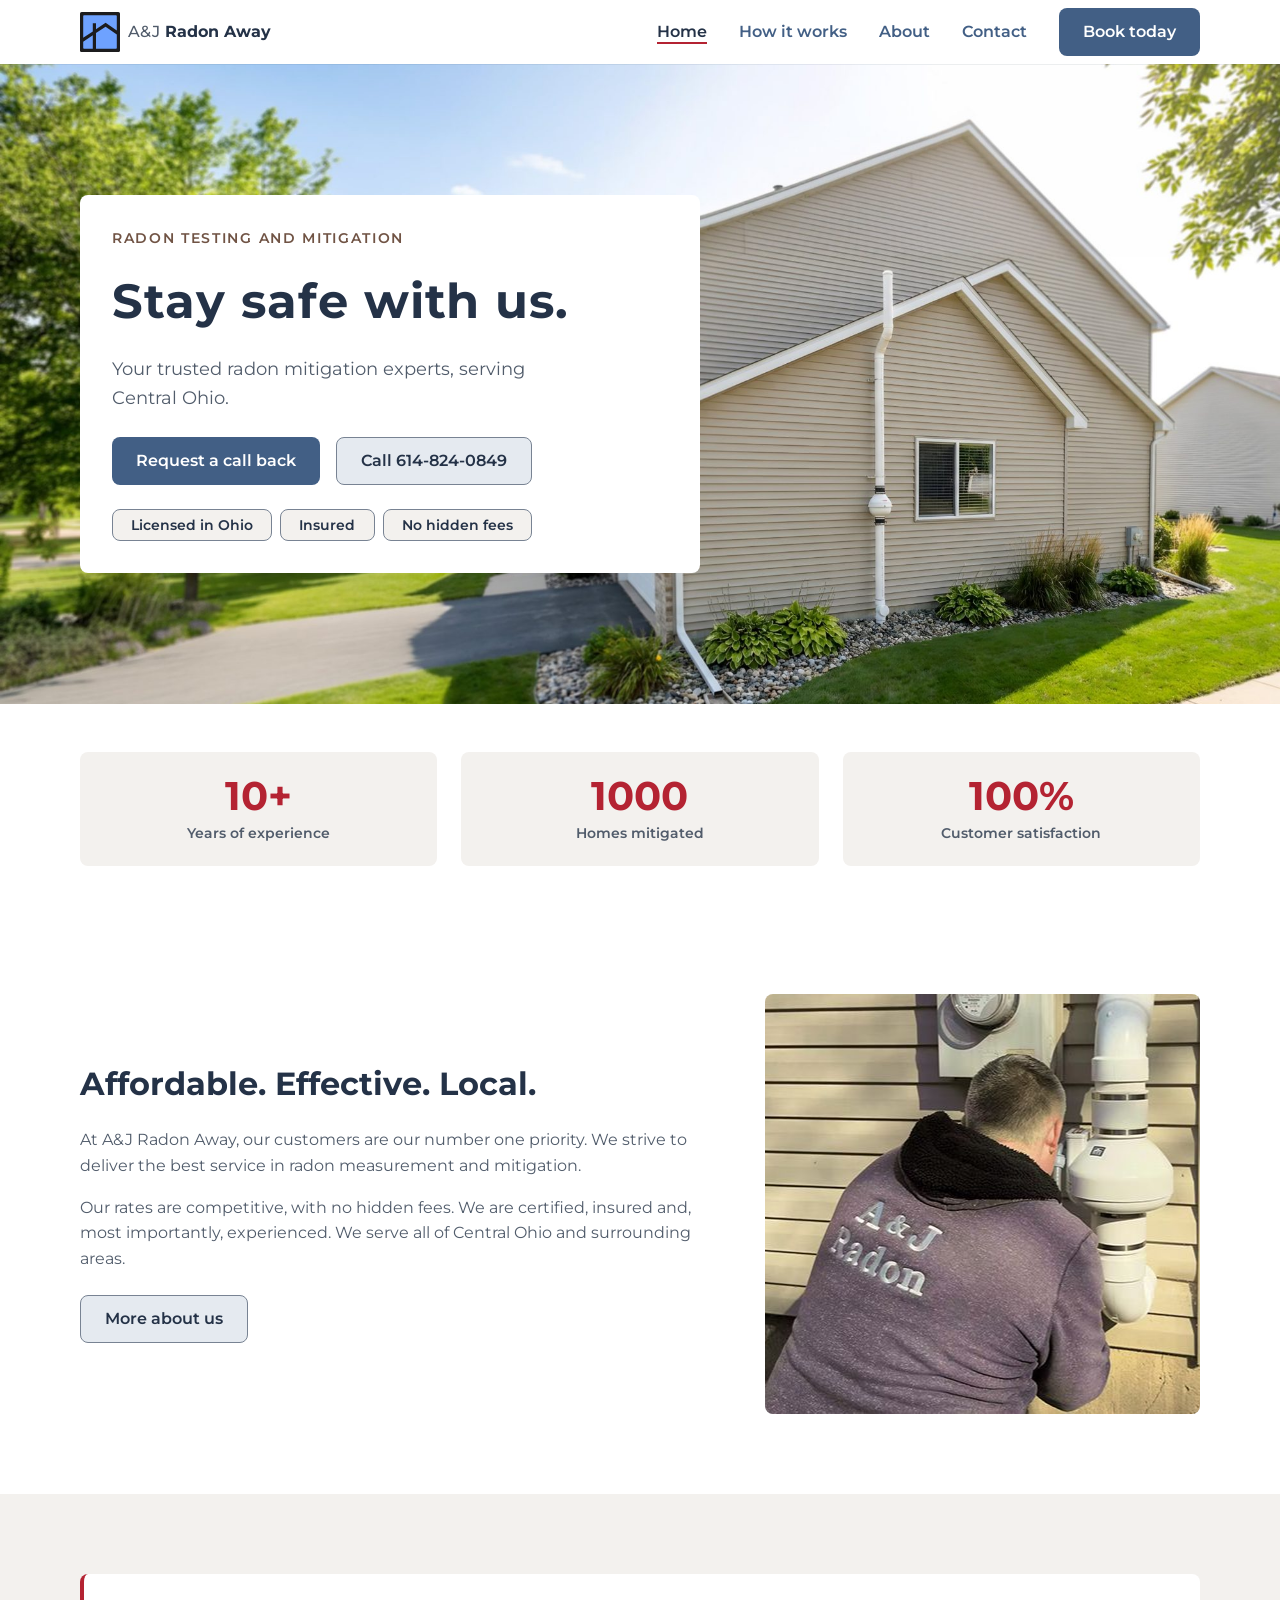
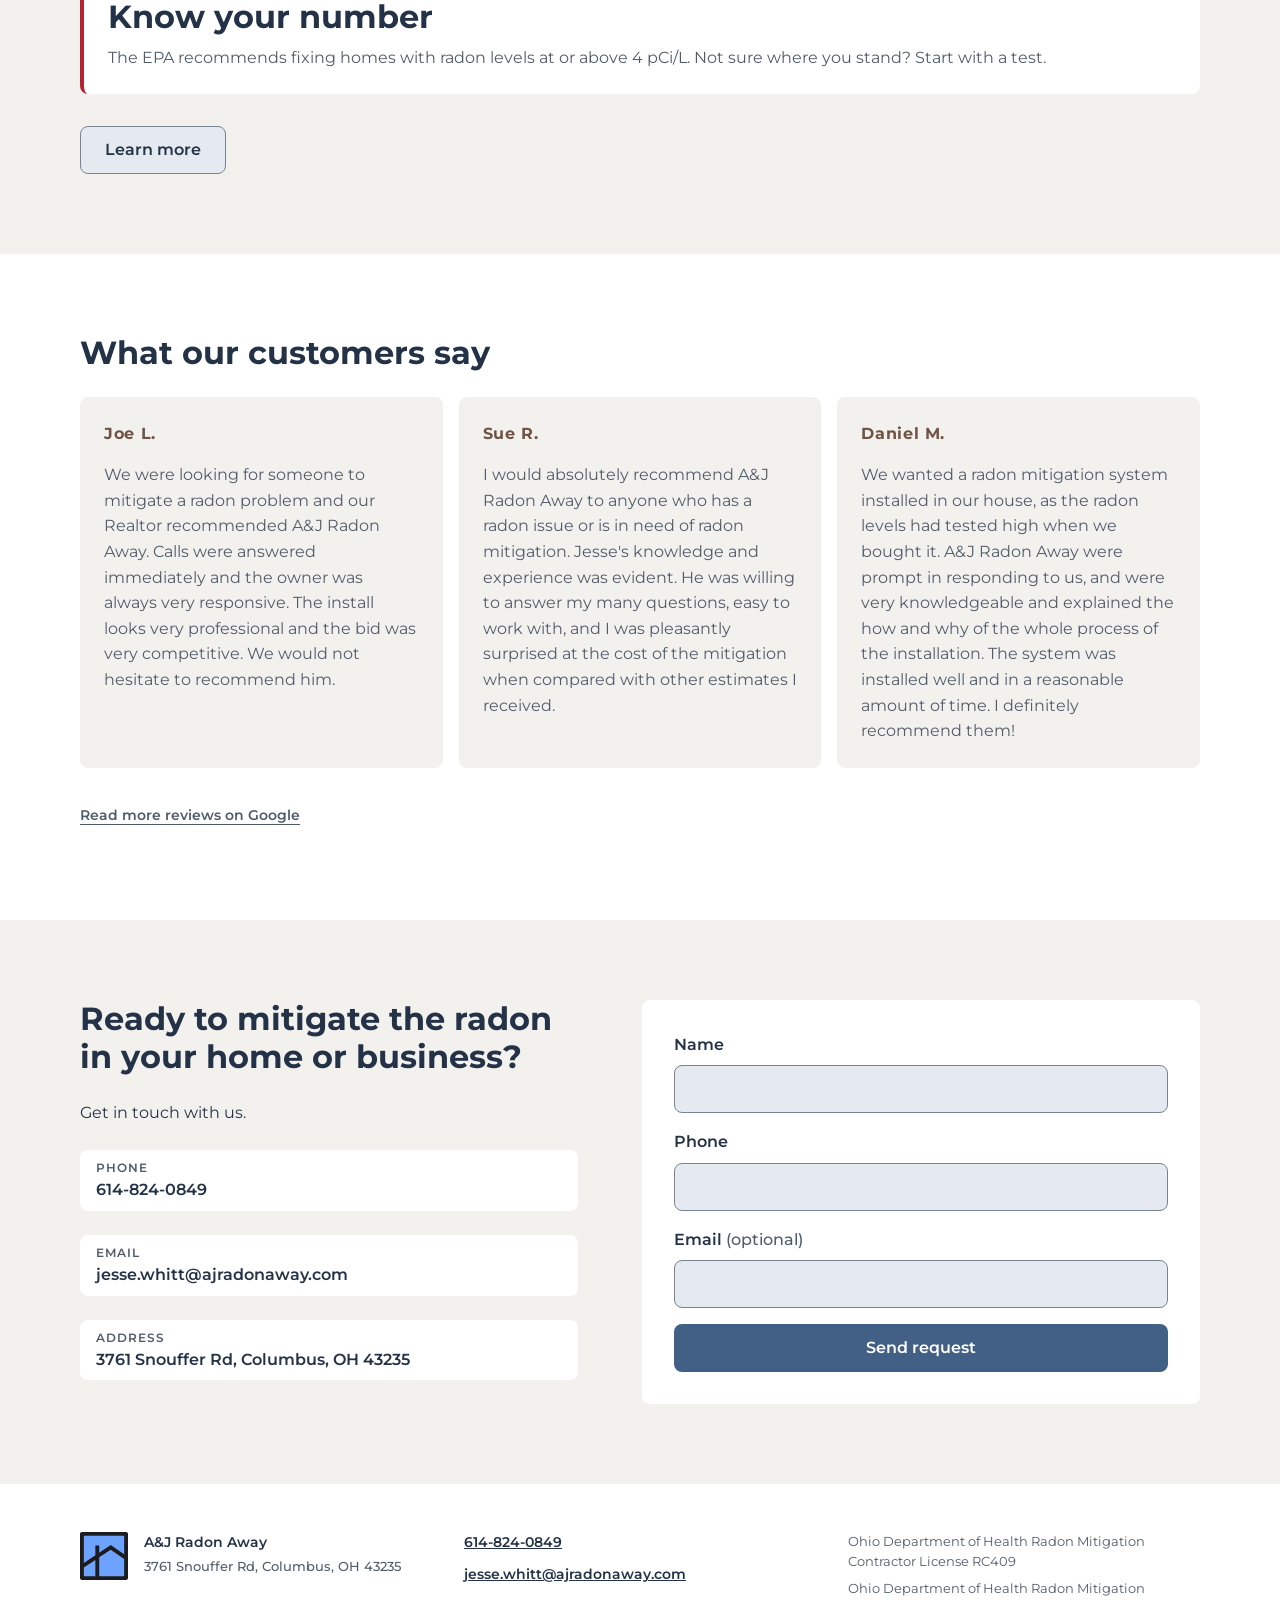
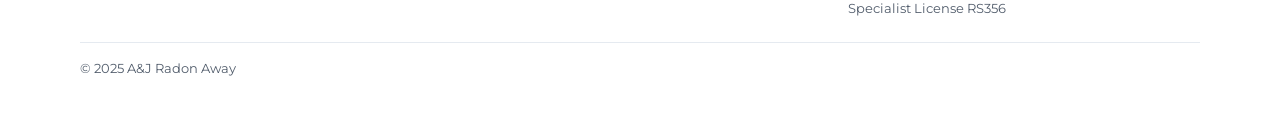
<file: index.html>
<!doctype html>
<html lang="en">
<head>
  <meta charset="utf-8">
  <meta name="viewport" content="width=device-width, initial-scale=1">
  <title>A&amp;J Radon Away | Radon Testing and Mitigation in Columbus, Ohio</title>
  <meta name="description" content="Licensed radon testing and mitigation across Central Ohio. Competitive rates, no hidden fees. Call 614-824-0849 or request a call back.">
  <meta name="theme-color" content="#ffffff">
  <link rel="manifest" href="manifest.webmanifest">
  <link rel="icon" href="assets/icon.svg" type="image/svg+xml">
  <link rel="apple-touch-icon" href="assets/icon.svg">
  <link rel="preconnect" href="https://fonts.googleapis.com">
  <link rel="preconnect" href="https://fonts.gstatic.com" crossorigin>
  <link rel="stylesheet" href="https://fonts.googleapis.com/css2?family=Montserrat:wght@500;600;700&display=swap">
  <link rel="stylesheet" href="styles.css?v=27">
</head>
<body>
  <a class="skip-link" href="#main">Skip to content</a>

  <header class="site-header">
    <div class="container header-inner">
      <a class="brand" href="index.html" aria-label="A&amp;J Radon Away, home">
        <img src="assets/icon.svg" alt="" width="40" height="40">
        <span class="brand-text"><span class="brand-small">A&amp;J</span> Radon Away</span>
      </a>
      <button class="icon-btn menu-toggle" type="button" aria-expanded="false" aria-controls="site-nav" aria-label="Open menu">
        <svg width="24" height="24" viewBox="0 0 24 24" aria-hidden="true"><path class="ic-menu" d="M4 7h16M4 12h16M4 17h16" stroke="currentColor" stroke-width="2" stroke-linecap="round" fill="none"/><path class="ic-close" d="M6 6l12 12M18 6L6 18" stroke="currentColor" stroke-width="2" stroke-linecap="round" fill="none"/></svg>
      </button>
      <nav id="site-nav" class="site-nav" aria-label="Primary">
        <ul>
          <li><a href="index.html" aria-current="page">Home</a></li>
          <li><a href="how-it-works.html">How it works</a></li>
          <li><a href="about.html">About</a></li>
          <li><a href="contact.html">Contact</a></li>
          <li class="nav-cta"><button class="btn btn-primary" type="button" data-open-booking>Book today</button></li>
        </ul>
      </nav>
    </div>
  </header>

  <main id="main">
    <section class="hero" id="top">
      <div class="container hero-inner">
        <div class="hero-card">
          <p class="eyebrow">Radon testing and mitigation</p>
          <h1>Stay safe with us.</h1>
          <p class="lede">Your trusted radon mitigation experts, serving Central Ohio.</p>
          <div class="hero-cta">
            <div class="hero-actions">
              <button class="btn btn-primary" type="button" data-open-booking>Request a call back</button>
              <a class="btn btn-secondary" href="tel:+16148240849">Call 614-824-0849</a>
            </div>
            <ul class="trust-chips" aria-label="Credentials">
              <li>Licensed in Ohio</li>
              <li>Insured</li>
              <li>No hidden fees</li>
            </ul>
          </div>
        </div>
      </div>
    </section>

    <section class="stats" aria-label="A&amp;J Radon Away at a glance">
      <div class="container">
        <dl class="stat-grid">
          <div class="stat"><dt>Years of experience</dt><dd>10+</dd></div>
          <div class="stat"><dt>Homes mitigated</dt><dd>1000</dd></div>
          <div class="stat"><dt>Customer satisfaction</dt><dd>100%</dd></div>
        </dl>
      </div>
    </section>

    <section class="section" id="about" aria-labelledby="about-title">
      <div class="container about-grid">
        <div>
          <h2 id="about-title">Affordable. Effective. Local.</h2>
          <p>At A&amp;J Radon Away, our customers are our number one priority. We strive to deliver the best service in radon measurement and mitigation.</p>
          <p>Our rates are competitive, with no hidden fees. We are certified, insured and, most importantly, experienced. We serve all of Central Ohio and surrounding areas.</p>
          <a class="btn btn-secondary" href="about.html">More about us</a>
        </div>
        <div class="photo photo-aj" role="img" aria-label="An A&amp;J Radon Away technician installing a radon fan on the outside of a home"></div>
      </div>
    </section>

    <section class="section section-alt" id="know-your-number" aria-labelledby="epa-title">
      <div class="container">
        <aside class="callout card">
          <h2 id="epa-title">Know your number</h2>
          <p>The EPA recommends fixing homes with radon levels at or above 4 pCi/L. Not sure where you stand? Start with a test.</p>
        </aside>
        <p class="more"><a class="btn btn-secondary" href="how-it-works.html">Learn more</a></p>
      </div>
    </section>

    <section class="section" id="reviews" aria-labelledby="reviews-title">
      <div class="container">
        <h2 id="reviews-title">What our customers say</h2>
        <ul class="reviews" tabindex="0" aria-label="Customer reviews, scroll sideways">
          <li class="card review">
            <p class="review-name">Joe L.</p>
            <blockquote>We were looking for someone to mitigate a radon problem and our Realtor recommended A&amp;J Radon Away. Calls were answered immediately and the owner was always very responsive. The install looks very professional and the bid was very competitive. We would not hesitate to recommend him.</blockquote>
          </li>
          <li class="card review">
            <p class="review-name">Sue R.</p>
            <blockquote>I would absolutely recommend A&amp;J Radon Away to anyone who has a radon issue or is in need of radon mitigation. Jesse's knowledge and experience was evident. He was willing to answer my many questions, easy to work with, and I was pleasantly surprised at the cost of the mitigation when compared with other estimates I received.</blockquote>
          </li>
          <li class="card review">
            <p class="review-name">Daniel M.</p>
            <blockquote>We wanted a radon mitigation system installed in our house, as the radon levels had tested high when we bought it. A&amp;J Radon Away were prompt in responding to us, and were very knowledgeable and explained the how and why of the whole process of the installation. The system was installed well and in a reasonable amount of time. I definitely recommend them!</blockquote>
          </li>
        </ul>
        <p class="reviews-more"><a href="https://www.google.com/maps/search/?api=1&amp;query=A%26J+Radon+Away+Columbus+OH" target="_blank" rel="noopener">Read more reviews on Google<span class="visually-hidden"> (opens in a new tab)</span></a></p>
      </div>
    </section>

    <section class="section section-alt" id="contact" aria-labelledby="contact-title">
      <div class="container contact-grid">
        <div>
          <h2 id="contact-title">Ready to mitigate the radon in your home or business?</h2>
          <p>Get in touch with us.</p>
          <ul class="contact-list">
            <li><a class="contact-link" href="tel:+16148240849"><span class="contact-label">Phone</span>614-824-0849</a></li>
            <li><a class="contact-link" href="mailto:jesse.whitt@ajradonaway.com"><span class="contact-label">Email</span>jesse.whitt@ajradonaway.com</a></li>
            <li><a class="contact-link" href="https://www.google.com/maps/search/?api=1&amp;query=3761+Snouffer+Rd+Columbus+OH+43235" target="_blank" rel="noopener"><span class="contact-label">Address</span>3761 Snouffer Rd, Columbus, OH 43235</a></li>
          </ul>
        </div>
        <form class="card form" id="contact-form" novalidate>
          <div class="field">
            <label for="cf-name">Name</label>
            <input id="cf-name" name="name" type="text" autocomplete="name" required>
            <p class="error" id="cf-name-err" role="alert"></p>
          </div>
          <div class="field">
            <label for="cf-phone">Phone</label>
            <input id="cf-phone" name="phone" type="tel" inputmode="tel" autocomplete="tel" required>
            <p class="error" id="cf-phone-err" role="alert"></p>
          </div>
          <div class="field">
            <label for="cf-email">Email <span class="optional">(optional)</span></label>
            <input id="cf-email" name="email" type="email" autocomplete="email">
            <p class="error" id="cf-email-err" role="alert"></p>
          </div>
          <button class="btn btn-primary btn-block" type="submit">Send request</button>
          <p class="form-note" id="cf-status" role="status"></p>
        </form>
      </div>
    </section>
  </main>

  <footer class="site-footer">
    <div class="container">
      <div class="footer-info">
        <div class="footer-brand">
          <img src="assets/icon.svg" alt="" width="48" height="48">
          <p><span class="footer-name">A&amp;J Radon Away</span><span class="footer-address">3761 Snouffer Rd, Columbus, OH 43235</span></p>
        </div>
        <ul class="footer-links">
          <li><a href="tel:+16148240849">614-824-0849</a></li>
          <li><a href="mailto:jesse.whitt@ajradonaway.com">jesse.whitt@ajradonaway.com</a></li>
        </ul>
        <div class="licenses">
          <p>Ohio Department of Health Radon Mitigation Contractor License RC409</p>
          <p>Ohio Department of Health Radon Mitigation Specialist License RS356</p>
        </div>
      </div>
      <div class="footer-bottom">
        <p>&copy; 2025 A&amp;J Radon Away</p>
      </div>
    </div>
  </footer>


  <dialog class="booking" id="booking" aria-labelledby="booking-title">
    <form method="dialog" class="booking-close-form">
      <button class="icon-btn" value="close" aria-label="Close booking form">
        <svg width="24" height="24" viewBox="0 0 24 24" aria-hidden="true"><path d="M6 6l12 12M18 6L6 18" stroke="currentColor" stroke-width="2" stroke-linecap="round" fill="none"/></svg>
      </button>
    </form>
    <img src="assets/icon.svg" alt="" width="64" height="64">
    <h2 id="booking-title">Book your mitigation</h2>
    <p>Safety from radon gas is just one appointment away.</p>
    <a class="btn btn-primary btn-block" href="tel:+16148240849">Call 614-824-0849</a>
    <p class="booking-or">Or leave your number and we will call you back.</p>
    <form id="booking-form" novalidate>
      <div class="field">
        <label for="bk-phone">Phone</label>
        <input id="bk-phone" name="phone" type="tel" inputmode="tel" autocomplete="tel" required>
        <p class="error" id="bk-phone-err" role="alert"></p>
      </div>
      <button class="btn btn-secondary btn-block" type="submit">Request a call back</button>
      <p class="form-note" id="bk-status" role="status"></p>
    </form>
  </dialog>

  <script src="app.js?v=27" defer></script>
</body>
</html>
</file>
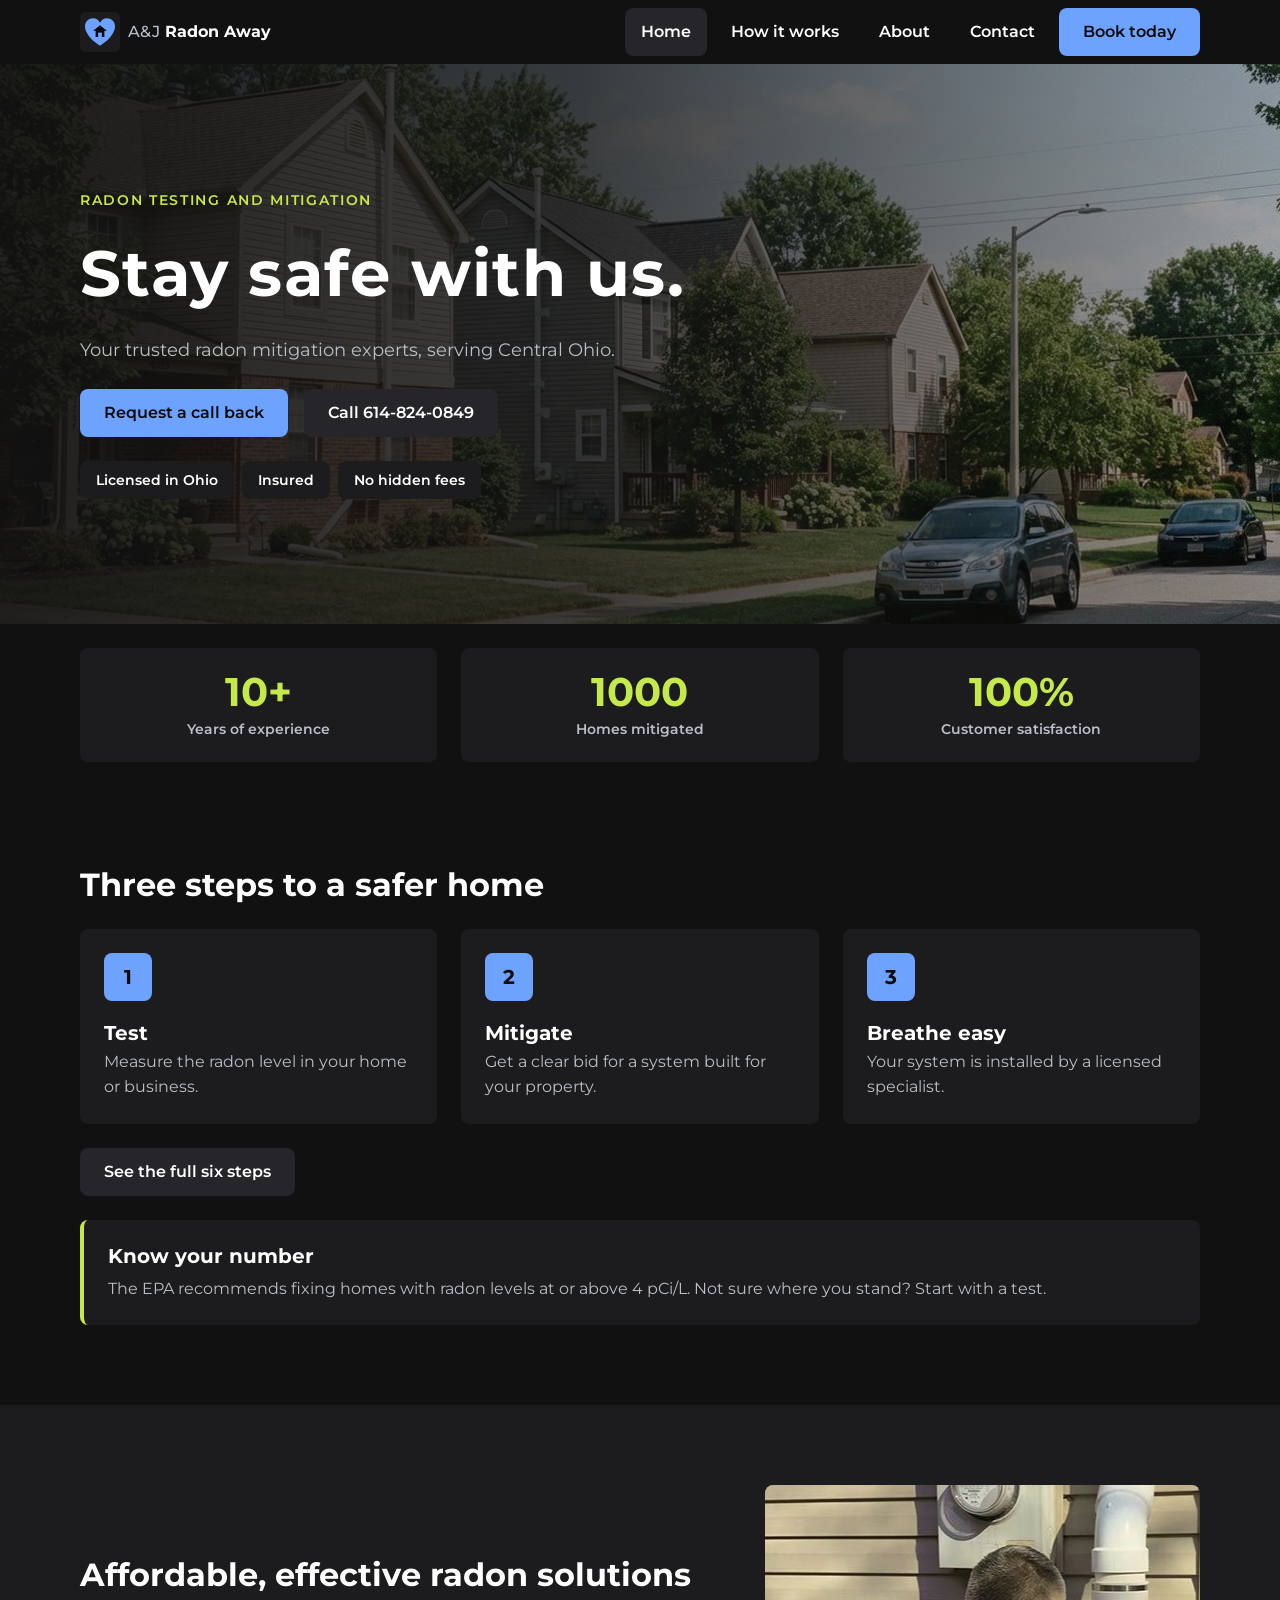
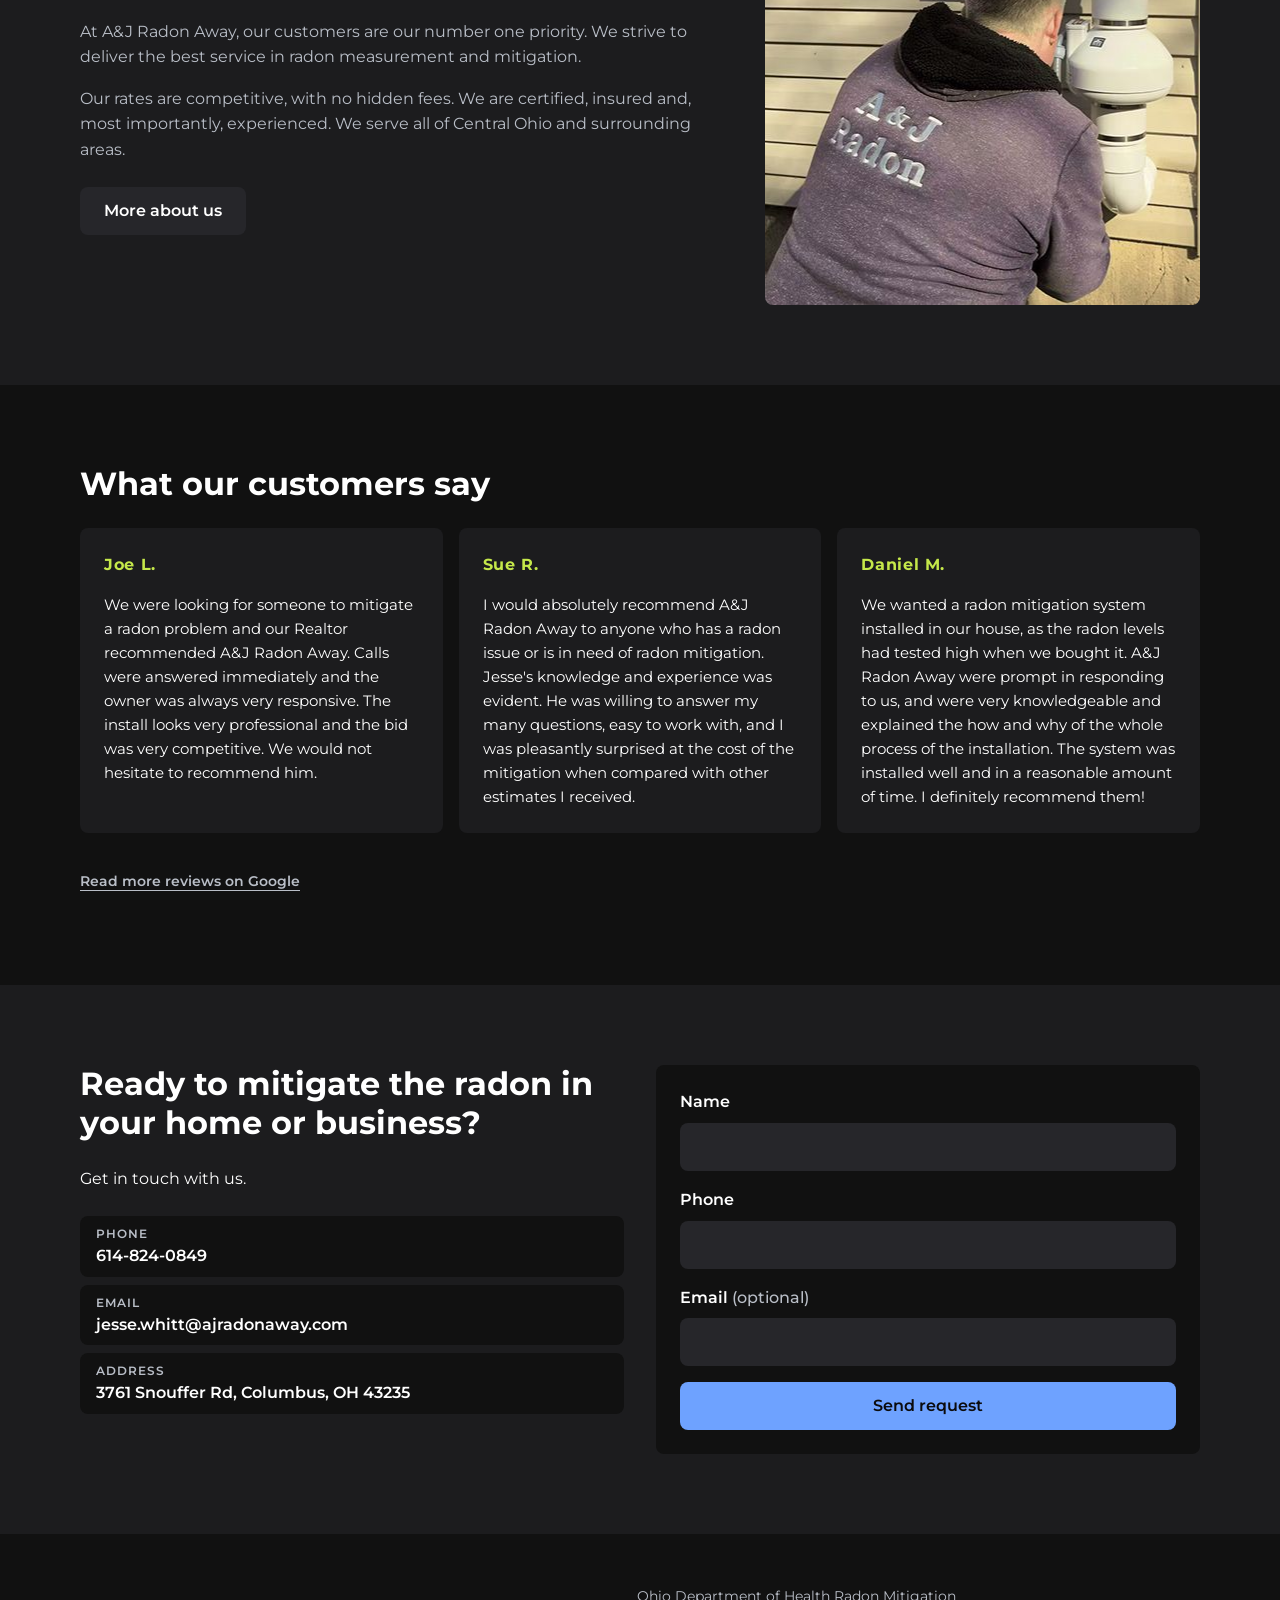
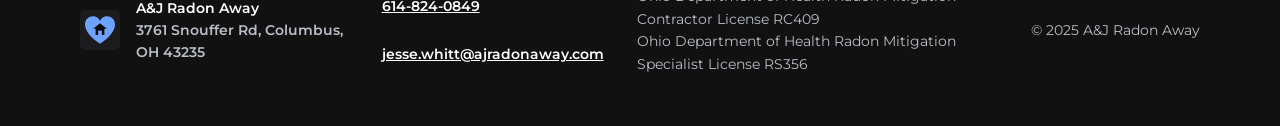
<file: aj-radon-poc/index.html>
<!doctype html>
<html lang="en">
<head>
  <meta charset="utf-8">
  <meta name="viewport" content="width=device-width, initial-scale=1">
  <title>A&amp;J Radon Away | Radon Testing and Mitigation in Columbus, Ohio</title>
  <meta name="description" content="Licensed radon testing and mitigation across Central Ohio. Competitive rates, no hidden fees. Call 614-824-0849 or request a call back.">
  <meta name="theme-color" content="#111111">
  <link rel="manifest" href="manifest.webmanifest">
  <link rel="icon" href="assets/icon.svg" type="image/svg+xml">
  <link rel="apple-touch-icon" href="assets/icon.svg">
  <link rel="preconnect" href="https://fonts.googleapis.com">
  <link rel="preconnect" href="https://fonts.gstatic.com" crossorigin>
  <link rel="stylesheet" href="https://fonts.googleapis.com/css2?family=Montserrat:wght@500;600;700&display=swap">
  <link rel="stylesheet" href="styles.css">
</head>
<body>
  <a class="skip-link" href="#main">Skip to content</a>

  <header class="site-header">
    <div class="container header-inner">
      <a class="brand" href="index.html" aria-label="A&amp;J Radon Away, home">
        <img src="assets/icon.svg" alt="" width="40" height="40">
        <span class="brand-text"><span class="brand-small">A&amp;J</span> Radon Away</span>
      </a>
      <button class="icon-btn menu-toggle" type="button" aria-expanded="false" aria-controls="site-nav" aria-label="Open menu">
        <svg width="24" height="24" viewBox="0 0 24 24" aria-hidden="true"><path d="M4 7h16M4 12h16M4 17h16" stroke="currentColor" stroke-width="2" stroke-linecap="round" fill="none"/></svg>
      </button>
      <nav id="site-nav" class="site-nav" aria-label="Primary">
        <ul>
          <li><a href="index.html" aria-current="page">Home</a></li>
          <li><a href="how-it-works.html">How it works</a></li>
          <li><a href="about.html">About</a></li>
          <li><a href="contact.html">Contact</a></li>
          <li class="nav-cta"><button class="btn btn-primary" type="button" data-open-booking>Book today</button></li>
        </ul>
      </nav>
    </div>
  </header>

  <main id="main">
    <section class="hero" id="top">
      <div class="container hero-inner">
        <p class="eyebrow">Radon testing and mitigation</p>
        <h1>Stay safe with us.</h1>
        <p class="lede">Your trusted radon mitigation experts, serving Central Ohio.</p>
        <div class="hero-actions">
          <button class="btn btn-primary" type="button" data-open-booking>Request a call back</button>
          <a class="btn btn-secondary" href="tel:+16148240849">Call 614-824-0849</a>
        </div>
        <ul class="trust-chips" aria-label="Credentials">
          <li>Licensed in Ohio</li>
          <li>Insured</li>
          <li>No hidden fees</li>
        </ul>
      </div>
    </section>

    <section class="stats" aria-label="A&amp;J Radon Away at a glance">
      <div class="container">
        <dl class="stat-grid">
          <div class="stat"><dt>Years of experience</dt><dd>10+</dd></div>
          <div class="stat"><dt>Homes mitigated</dt><dd>1000</dd></div>
          <div class="stat"><dt>Customer satisfaction</dt><dd>100%</dd></div>
        </dl>
      </div>
    </section>

    <section class="section" id="process" aria-labelledby="process-title">
      <div class="container">
        <h2 id="process-title">Three steps to a safer home</h2>
        <ol class="steps">
          <li class="card">
            <span class="step-num" aria-hidden="true">1</span>
            <h3>Test</h3>
            <p>Measure the radon level in your home or business.</p>
          </li>
          <li class="card">
            <span class="step-num" aria-hidden="true">2</span>
            <h3>Mitigate</h3>
            <p>Get a clear bid for a system built for your property.</p>
          </li>
          <li class="card">
            <span class="step-num" aria-hidden="true">3</span>
            <h3>Breathe easy</h3>
            <p>Your system is installed by a licensed specialist.</p>
          </li>
        </ol>
        <p class="more"><a class="btn btn-secondary" href="how-it-works.html">See the full six steps</a></p>
        <aside class="callout card" aria-labelledby="epa-title">
          <h3 id="epa-title">Know your number</h3>
          <p>The EPA recommends fixing homes with radon levels at or above 4 pCi/L. Not sure where you stand? Start with a test.</p>
        </aside>
      </div>
    </section>

    <section class="section section-alt" id="about" aria-labelledby="about-title">
      <div class="container about-grid">
        <div>
          <h2 id="about-title">Affordable, effective radon solutions</h2>
          <p>At A&amp;J Radon Away, our customers are our number one priority. We strive to deliver the best service in radon measurement and mitigation.</p>
          <p>Our rates are competitive, with no hidden fees. We are certified, insured and, most importantly, experienced. We serve all of Central Ohio and surrounding areas.</p>
          <a class="btn btn-secondary" href="about.html">More about us</a>
        </div>
        <div class="photo photo-aj" role="img" aria-label="An A&amp;J Radon Away technician installing a radon fan on the outside of a home"></div>
      </div>
    </section>

    <section class="section" id="reviews" aria-labelledby="reviews-title">
      <div class="container">
        <h2 id="reviews-title">What our customers say</h2>
        <ul class="reviews" tabindex="0" aria-label="Customer reviews, scroll sideways">
          <li class="card review">
            <p class="review-name">Joe L.</p>
            <blockquote>We were looking for someone to mitigate a radon problem and our Realtor recommended A&amp;J Radon Away. Calls were answered immediately and the owner was always very responsive. The install looks very professional and the bid was very competitive. We would not hesitate to recommend him.</blockquote>
          </li>
          <li class="card review">
            <p class="review-name">Sue R.</p>
            <blockquote>I would absolutely recommend A&amp;J Radon Away to anyone who has a radon issue or is in need of radon mitigation. Jesse's knowledge and experience was evident. He was willing to answer my many questions, easy to work with, and I was pleasantly surprised at the cost of the mitigation when compared with other estimates I received.</blockquote>
          </li>
          <li class="card review">
            <p class="review-name">Daniel M.</p>
            <blockquote>We wanted a radon mitigation system installed in our house, as the radon levels had tested high when we bought it. A&amp;J Radon Away were prompt in responding to us, and were very knowledgeable and explained the how and why of the whole process of the installation. The system was installed well and in a reasonable amount of time. I definitely recommend them!</blockquote>
          </li>
        </ul>
        <p class="reviews-more"><a href="https://www.google.com/maps/search/?api=1&amp;query=A%26J+Radon+Away+Columbus+OH" target="_blank" rel="noopener">Read more reviews on Google<span class="visually-hidden"> (opens in a new tab)</span></a></p>
      </div>
    </section>

    <section class="section section-alt" id="contact" aria-labelledby="contact-title">
      <div class="container contact-grid">
        <div>
          <h2 id="contact-title">Ready to mitigate the radon in your home or business?</h2>
          <p>Get in touch with us.</p>
          <ul class="contact-list">
            <li><a class="contact-link" href="tel:+16148240849"><span class="contact-label">Phone</span>614-824-0849</a></li>
            <li><a class="contact-link" href="mailto:jesse.whitt@ajradonaway.com"><span class="contact-label">Email</span>jesse.whitt@ajradonaway.com</a></li>
            <li><a class="contact-link" href="https://www.google.com/maps/search/?api=1&amp;query=3761+Snouffer+Rd+Columbus+OH+43235" target="_blank" rel="noopener"><span class="contact-label">Address</span>3761 Snouffer Rd, Columbus, OH 43235</a></li>
          </ul>
        </div>
        <form class="card form" id="contact-form" novalidate>
          <div class="field">
            <label for="cf-name">Name</label>
            <input id="cf-name" name="name" type="text" autocomplete="name" required>
            <p class="error" id="cf-name-err" role="alert"></p>
          </div>
          <div class="field">
            <label for="cf-phone">Phone</label>
            <input id="cf-phone" name="phone" type="tel" inputmode="tel" autocomplete="tel" required>
            <p class="error" id="cf-phone-err" role="alert"></p>
          </div>
          <div class="field">
            <label for="cf-email">Email <span class="optional">(optional)</span></label>
            <input id="cf-email" name="email" type="email" autocomplete="email">
            <p class="error" id="cf-email-err" role="alert"></p>
          </div>
          <button class="btn btn-primary btn-block" type="submit">Send request</button>
          <p class="form-note" id="cf-status" role="status"></p>
        </form>
      </div>
    </section>
  </main>

  <footer class="site-footer">
    <div class="container footer-inner">
      <div class="footer-brand">
        <img src="assets/icon.svg" alt="" width="40" height="40">
        <p>A&amp;J Radon Away<br><span class="muted">3761 Snouffer Rd, Columbus, OH 43235</span></p>
      </div>
      <ul class="footer-links">
        <li><a href="tel:+16148240849">614-824-0849</a></li>
        <li><a href="mailto:jesse.whitt@ajradonaway.com">jesse.whitt@ajradonaway.com</a></li>
      </ul>
      <p class="licenses">Ohio Department of Health Radon Mitigation Contractor License RC409<br>Ohio Department of Health Radon Mitigation Specialist License RS356</p>
      <p class="muted">&copy; 2025 A&amp;J Radon Away</p>
    </div>
  </footer>

  <div class="sticky-bar" role="region" aria-label="Quick actions">
    <a class="btn btn-secondary" href="tel:+16148240849">Call</a>
    <button class="btn btn-primary" type="button" data-open-booking>Book today</button>
  </div>

  <dialog class="booking" id="booking" aria-labelledby="booking-title">
    <form method="dialog" class="booking-close-form">
      <button class="icon-btn" value="close" aria-label="Close booking form">
        <svg width="24" height="24" viewBox="0 0 24 24" aria-hidden="true"><path d="M6 6l12 12M18 6L6 18" stroke="currentColor" stroke-width="2" stroke-linecap="round" fill="none"/></svg>
      </button>
    </form>
    <img src="assets/icon.svg" alt="" width="64" height="64">
    <h2 id="booking-title">Book your mitigation</h2>
    <p>Safety from radon gas is just one appointment away. Leave your number and we will call you back.</p>
    <form id="booking-form" novalidate>
      <div class="field">
        <label for="bk-phone">Phone</label>
        <input id="bk-phone" name="phone" type="tel" inputmode="tel" autocomplete="tel" required>
        <p class="error" id="bk-phone-err" role="alert"></p>
      </div>
      <button class="btn btn-primary btn-block" type="submit">Request a call back</button>
      <p class="form-note" id="bk-status" role="status"></p>
    </form>
  </dialog>

  <script src="app.js" defer></script>
</body>
</html>
</file>
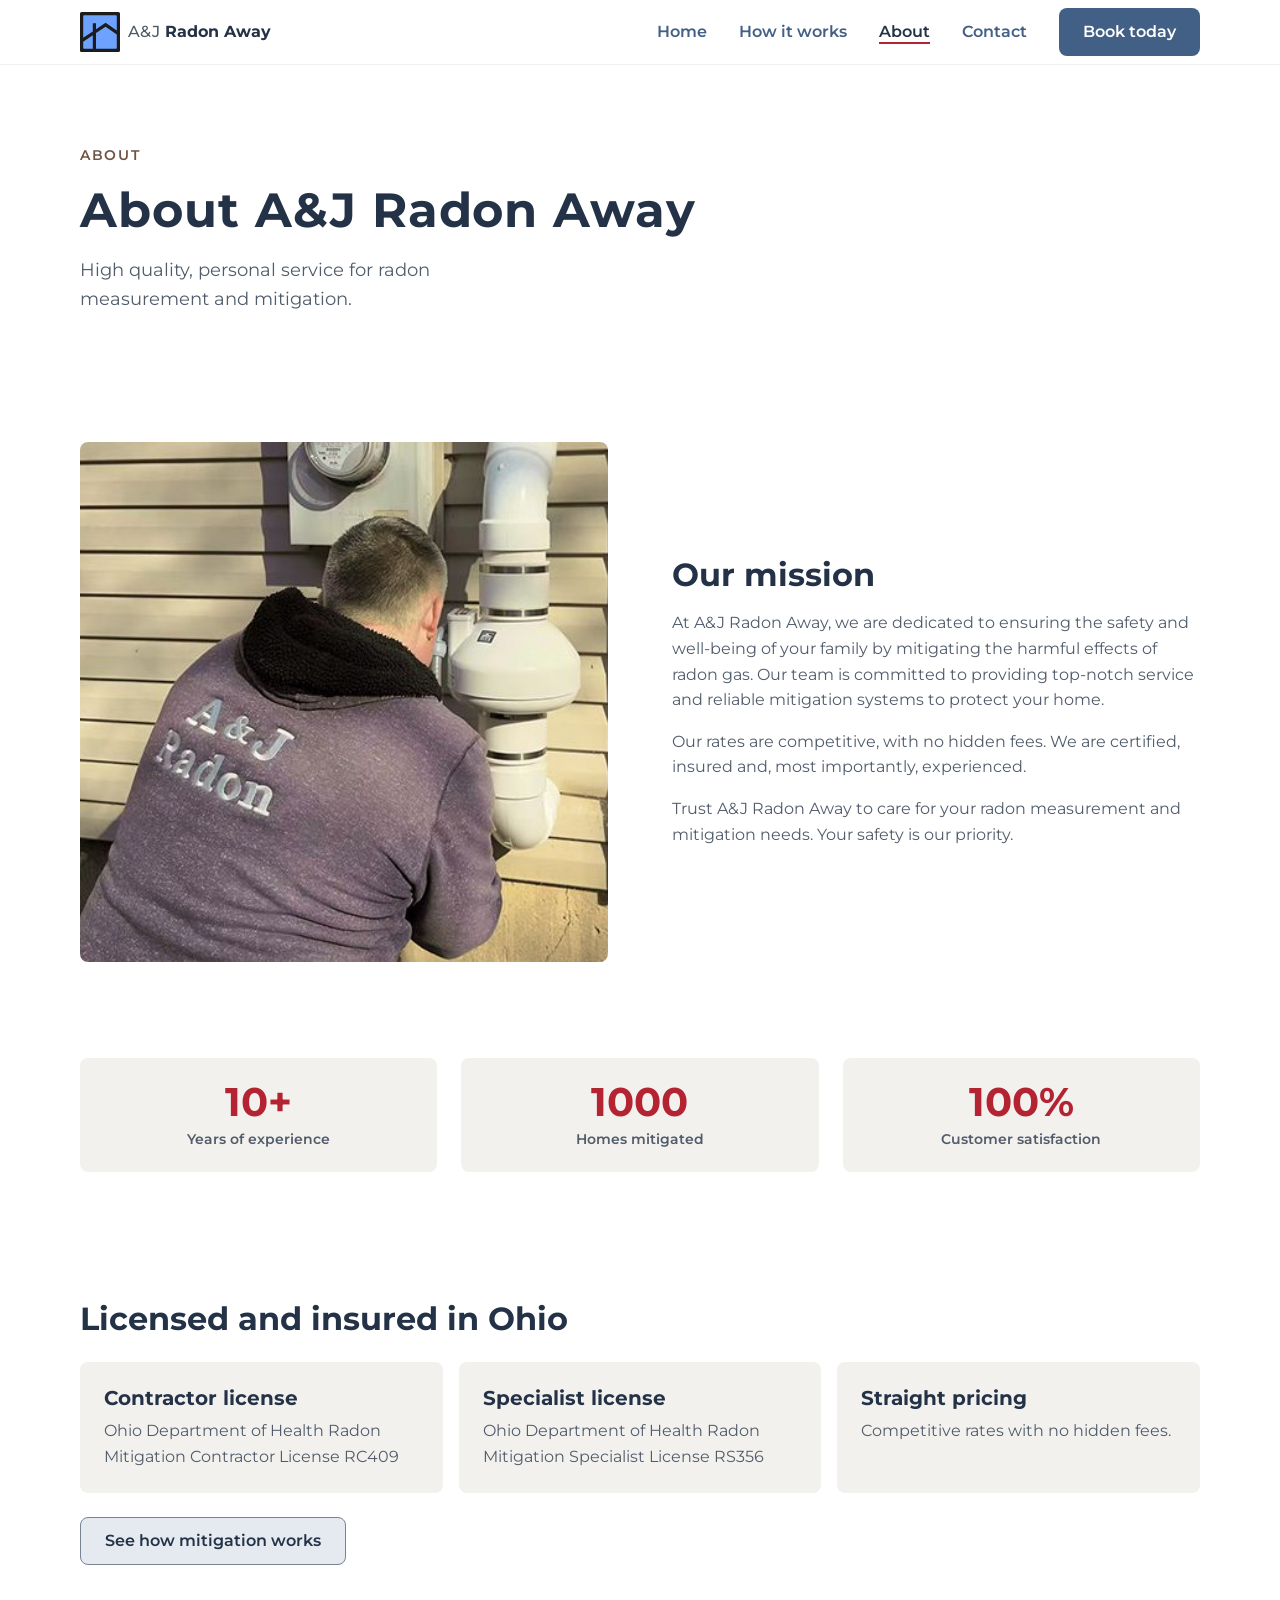
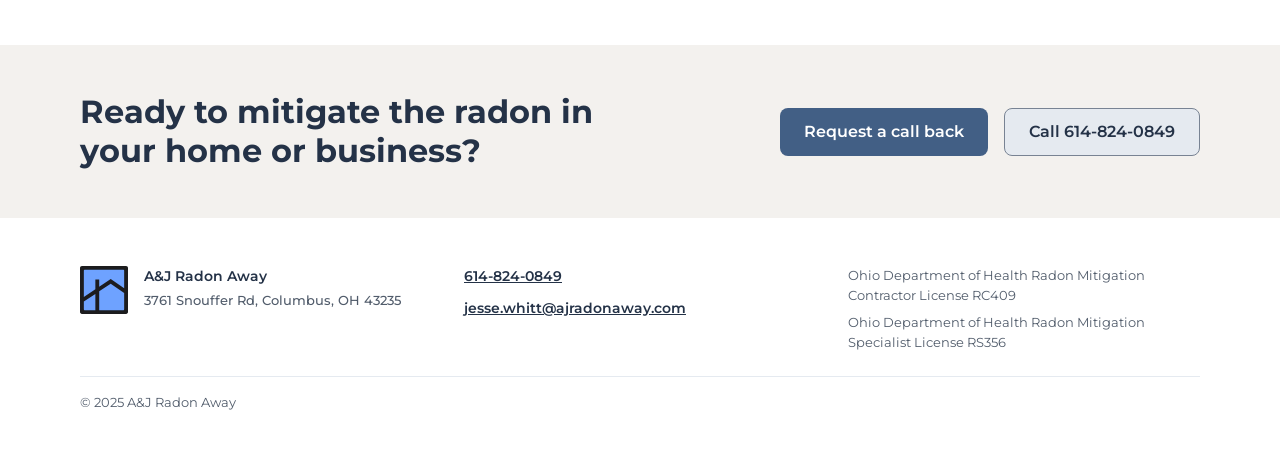
<file: about.html>
<!doctype html>
<html lang="en">
<head>
  <meta charset="utf-8">
  <meta name="viewport" content="width=device-width, initial-scale=1">
  <title>About | A&amp;J Radon Away</title>
  <meta name="description" content="Licensed, insured and experienced radon testing and mitigation across Central Ohio. Competitive rates, no hidden fees.">
  <meta name="theme-color" content="#ffffff">
  <link rel="manifest" href="manifest.webmanifest">
  <link rel="icon" href="assets/icon.svg" type="image/svg+xml">
  <link rel="apple-touch-icon" href="assets/icon.svg">
  <link rel="preconnect" href="https://fonts.googleapis.com">
  <link rel="preconnect" href="https://fonts.gstatic.com" crossorigin>
  <link rel="stylesheet" href="https://fonts.googleapis.com/css2?family=Montserrat:wght@500;600;700&display=swap">
  <link rel="stylesheet" href="styles.css?v=27">
</head>
<body>
  <a class="skip-link" href="#main">Skip to content</a>

  <header class="site-header">
    <div class="container header-inner">
      <a class="brand" href="index.html" aria-label="A&amp;J Radon Away, home">
        <img src="assets/icon.svg" alt="" width="40" height="40">
        <span class="brand-text"><span class="brand-small">A&amp;J</span> Radon Away</span>
      </a>
      <button class="icon-btn menu-toggle" type="button" aria-expanded="false" aria-controls="site-nav" aria-label="Open menu">
        <svg width="24" height="24" viewBox="0 0 24 24" aria-hidden="true"><path class="ic-menu" d="M4 7h16M4 12h16M4 17h16" stroke="currentColor" stroke-width="2" stroke-linecap="round" fill="none"/><path class="ic-close" d="M6 6l12 12M18 6L6 18" stroke="currentColor" stroke-width="2" stroke-linecap="round" fill="none"/></svg>
      </button>
      <nav id="site-nav" class="site-nav" aria-label="Primary">
        <ul>
          <li><a href="index.html">Home</a></li>
          <li><a href="how-it-works.html">How it works</a></li>
          <li><a href="about.html" aria-current="page">About</a></li>
          <li><a href="contact.html">Contact</a></li>
          <li class="nav-cta"><button class="btn btn-primary" type="button" data-open-booking>Book today</button></li>
        </ul>
      </nav>
    </div>
  </header>

  <main id="main">
    <section class="page-hero">
      <div class="container">
        <p class="eyebrow">About</p>
        <h1>About A&amp;J Radon Away</h1>
        <p class="lede">High quality, personal service for radon measurement and mitigation.</p>
      </div>
    </section>

    <section class="section section-tight" aria-labelledby="story-title">
      <div class="container about-page-grid">
        <div class="photo photo-aj" role="img" aria-label="An A&amp;J Radon Away technician installing a radon fan on the outside of a home"></div>
        <div>
          <h2 id="story-title">Our mission</h2>
          <p>At A&amp;J Radon Away, we are dedicated to ensuring the safety and well-being of your family by mitigating the harmful effects of radon gas. Our team is committed to providing top-notch service and reliable mitigation systems to protect your home.</p>
          <p>Our rates are competitive, with no hidden fees. We are certified, insured and, most importantly, experienced.</p>
          <p>Trust A&amp;J Radon Away to care for your radon measurement and mitigation needs. Your safety is our priority.</p>
        </div>
      </div>
    </section>

    <section class="stats" aria-label="A&amp;J Radon Away at a glance">
      <div class="container">
        <dl class="stat-grid">
          <div class="stat"><dt>Years of experience</dt><dd>10+</dd></div>
          <div class="stat"><dt>Homes mitigated</dt><dd>1000</dd></div>
          <div class="stat"><dt>Customer satisfaction</dt><dd>100%</dd></div>
        </dl>
      </div>
    </section>

    <section class="section" aria-labelledby="trust-title">
      <div class="container">
        <h2 id="trust-title">Licensed and insured in Ohio</h2>
        <ul class="trust-grid">
          <li class="card"><h3>Contractor license</h3><p>Ohio Department of Health Radon Mitigation Contractor License RC409</p></li>
          <li class="card"><h3>Specialist license</h3><p>Ohio Department of Health Radon Mitigation Specialist License RS356</p></li>
          <li class="card"><h3>Straight pricing</h3><p>Competitive rates with no hidden fees.</p></li>
        </ul>
        <p class="more"><a class="btn btn-secondary" href="how-it-works.html">See how mitigation works</a></p>
      </div>
    </section>

    <section class="cta-band" aria-labelledby="cta-title">
      <div class="container cta-inner">
        <h2 id="cta-title">Ready to mitigate the radon in your home or business?</h2>
        <div class="cta-actions">
          <button class="btn btn-primary" type="button" data-open-booking>Request a call back</button>
          <a class="btn btn-secondary" href="tel:+16148240849">Call 614-824-0849</a>
        </div>
      </div>
    </section>
  </main>

  <footer class="site-footer">
    <div class="container">
      <div class="footer-info">
        <div class="footer-brand">
          <img src="assets/icon.svg" alt="" width="48" height="48">
          <p><span class="footer-name">A&amp;J Radon Away</span><span class="footer-address">3761 Snouffer Rd, Columbus, OH 43235</span></p>
        </div>
        <ul class="footer-links">
          <li><a href="tel:+16148240849">614-824-0849</a></li>
          <li><a href="mailto:jesse.whitt@ajradonaway.com">jesse.whitt@ajradonaway.com</a></li>
        </ul>
        <div class="licenses">
          <p>Ohio Department of Health Radon Mitigation Contractor License RC409</p>
          <p>Ohio Department of Health Radon Mitigation Specialist License RS356</p>
        </div>
      </div>
      <div class="footer-bottom">
        <p>&copy; 2025 A&amp;J Radon Away</p>
      </div>
    </div>
  </footer>


  <dialog class="booking" id="booking" aria-labelledby="booking-title">
    <form method="dialog" class="booking-close-form">
      <button class="icon-btn" value="close" aria-label="Close booking form">
        <svg width="24" height="24" viewBox="0 0 24 24" aria-hidden="true"><path d="M6 6l12 12M18 6L6 18" stroke="currentColor" stroke-width="2" stroke-linecap="round" fill="none"/></svg>
      </button>
    </form>
    <img src="assets/icon.svg" alt="" width="64" height="64">
    <h2 id="booking-title">Book your mitigation</h2>
    <p>Safety from radon gas is just one appointment away.</p>
    <a class="btn btn-primary btn-block" href="tel:+16148240849">Call 614-824-0849</a>
    <p class="booking-or">Or leave your number and we will call you back.</p>
    <form id="booking-form" novalidate>
      <div class="field">
        <label for="bk-phone">Phone</label>
        <input id="bk-phone" name="phone" type="tel" inputmode="tel" autocomplete="tel" required>
        <p class="error" id="bk-phone-err" role="alert"></p>
      </div>
      <button class="btn btn-secondary btn-block" type="submit">Request a call back</button>
      <p class="form-note" id="bk-status" role="status"></p>
    </form>
  </dialog>

  <script src="app.js?v=27" defer></script>
</body>
</html>
</file>
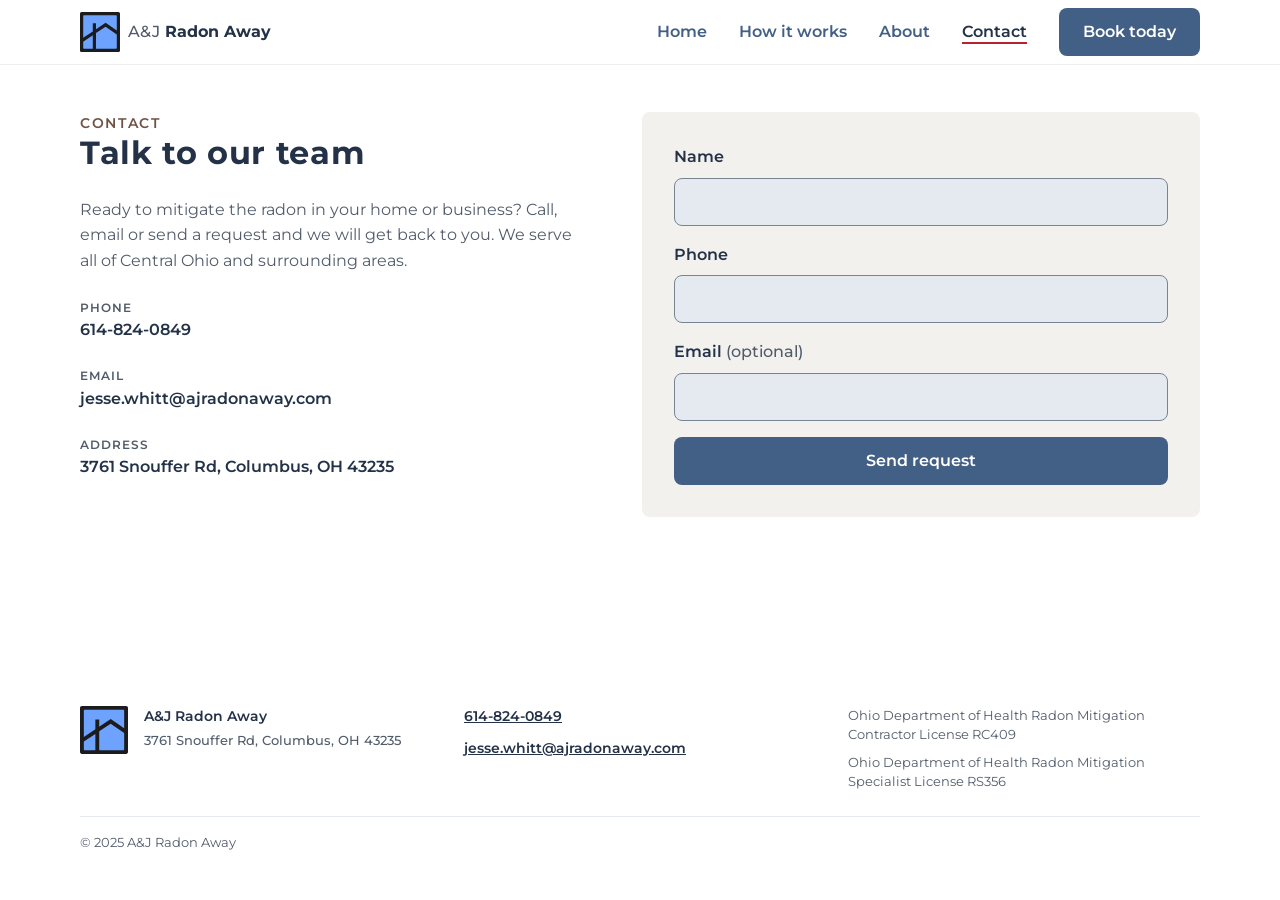
<file: contact.html>
<!doctype html>
<html lang="en">
<head>
  <meta charset="utf-8">
  <meta name="viewport" content="width=device-width, initial-scale=1">
  <title>Contact | A&amp;J Radon Away</title>
  <meta name="description" content="Contact A&amp;J Radon Away in Columbus, Ohio. Call 614-824-0849 or request a call back.">
  <meta name="theme-color" content="#ffffff">
  <link rel="manifest" href="manifest.webmanifest">
  <link rel="icon" href="assets/icon.svg" type="image/svg+xml">
  <link rel="apple-touch-icon" href="assets/icon.svg">
  <link rel="preconnect" href="https://fonts.googleapis.com">
  <link rel="preconnect" href="https://fonts.gstatic.com" crossorigin>
  <link rel="stylesheet" href="https://fonts.googleapis.com/css2?family=Montserrat:wght@500;600;700&display=swap">
  <link rel="stylesheet" href="styles.css?v=27">
</head>
<body>
  <a class="skip-link" href="#main">Skip to content</a>

  <header class="site-header">
    <div class="container header-inner">
      <a class="brand" href="index.html" aria-label="A&amp;J Radon Away, home">
        <img src="assets/icon.svg" alt="" width="40" height="40">
        <span class="brand-text"><span class="brand-small">A&amp;J</span> Radon Away</span>
      </a>
      <button class="icon-btn menu-toggle" type="button" aria-expanded="false" aria-controls="site-nav" aria-label="Open menu">
        <svg width="24" height="24" viewBox="0 0 24 24" aria-hidden="true"><path class="ic-menu" d="M4 7h16M4 12h16M4 17h16" stroke="currentColor" stroke-width="2" stroke-linecap="round" fill="none"/><path class="ic-close" d="M6 6l12 12M18 6L6 18" stroke="currentColor" stroke-width="2" stroke-linecap="round" fill="none"/></svg>
      </button>
      <nav id="site-nav" class="site-nav" aria-label="Primary">
        <ul>
          <li><a href="index.html">Home</a></li>
          <li><a href="how-it-works.html">How it works</a></li>
          <li><a href="about.html">About</a></li>
          <li><a href="contact.html" aria-current="page">Contact</a></li>
          <li class="nav-cta"><button class="btn btn-primary" type="button" data-open-booking>Book today</button></li>
        </ul>
      </nav>
    </div>
  </header>

  <main id="main">
    <section class="section contact-section" aria-labelledby="contact-title">
      <div class="container contact-grid">
        <div class="contact-info">
          <header class="contact-head">
            <p class="eyebrow">Contact</p>
            <h1 class="title-md" id="contact-title">Talk to our team</h1>
          </header>
          <p class="contact-intro">Ready to mitigate the radon in your home or business? Call, email or send a request and we will get back to you. We serve all of Central Ohio and surrounding areas.</p>
          <ul class="contact-list">
            <li><a class="contact-link" href="tel:+16148240849"><span class="contact-label">Phone</span>614-824-0849</a></li>
            <li><a class="contact-link" href="mailto:jesse.whitt@ajradonaway.com"><span class="contact-label">Email</span>jesse.whitt@ajradonaway.com</a></li>
            <li><a class="contact-link" href="https://www.google.com/maps/search/?api=1&amp;query=3761+Snouffer+Rd+Columbus+OH+43235" target="_blank" rel="noopener"><span class="contact-label">Address</span>3761 Snouffer Rd, Columbus, OH 43235<span class="visually-hidden"> (opens in a new tab)</span></a></li>
          </ul>
        </div>
        <form class="card form" id="contact-form" novalidate>
          <div class="field">
            <label for="cf-name">Name</label>
            <input id="cf-name" name="name" type="text" autocomplete="name" required>
            <p class="error" id="cf-name-err" role="alert"></p>
          </div>
          <div class="field">
            <label for="cf-phone">Phone</label>
            <input id="cf-phone" name="phone" type="tel" inputmode="tel" autocomplete="tel" required>
            <p class="error" id="cf-phone-err" role="alert"></p>
          </div>
          <div class="field">
            <label for="cf-email">Email <span class="optional">(optional)</span></label>
            <input id="cf-email" name="email" type="email" autocomplete="email">
            <p class="error" id="cf-email-err" role="alert"></p>
          </div>
          <button class="btn btn-primary btn-block" type="submit">Send request</button>
          <p class="form-note" id="cf-status" role="status"></p>
        </form>
      </div>
    </section>
  </main>

  <footer class="site-footer">
    <div class="container">
      <div class="footer-info">
        <div class="footer-brand">
          <img src="assets/icon.svg" alt="" width="48" height="48">
          <p><span class="footer-name">A&amp;J Radon Away</span><span class="footer-address">3761 Snouffer Rd, Columbus, OH 43235</span></p>
        </div>
        <ul class="footer-links">
          <li><a href="tel:+16148240849">614-824-0849</a></li>
          <li><a href="mailto:jesse.whitt@ajradonaway.com">jesse.whitt@ajradonaway.com</a></li>
        </ul>
        <div class="licenses">
          <p>Ohio Department of Health Radon Mitigation Contractor License RC409</p>
          <p>Ohio Department of Health Radon Mitigation Specialist License RS356</p>
        </div>
      </div>
      <div class="footer-bottom">
        <p>&copy; 2025 A&amp;J Radon Away</p>
      </div>
    </div>
  </footer>


  <dialog class="booking" id="booking" aria-labelledby="booking-title">
    <form method="dialog" class="booking-close-form">
      <button class="icon-btn" value="close" aria-label="Close booking form">
        <svg width="24" height="24" viewBox="0 0 24 24" aria-hidden="true"><path d="M6 6l12 12M18 6L6 18" stroke="currentColor" stroke-width="2" stroke-linecap="round" fill="none"/></svg>
      </button>
    </form>
    <img src="assets/icon.svg" alt="" width="64" height="64">
    <h2 id="booking-title">Book your mitigation</h2>
    <p>Safety from radon gas is just one appointment away.</p>
    <a class="btn btn-primary btn-block" href="tel:+16148240849">Call 614-824-0849</a>
    <p class="booking-or">Or leave your number and we will call you back.</p>
    <form id="booking-form" novalidate>
      <div class="field">
        <label for="bk-phone">Phone</label>
        <input id="bk-phone" name="phone" type="tel" inputmode="tel" autocomplete="tel" required>
        <p class="error" id="bk-phone-err" role="alert"></p>
      </div>
      <button class="btn btn-secondary btn-block" type="submit">Request a call back</button>
      <p class="form-note" id="bk-status" role="status"></p>
    </form>
  </dialog>

  <script src="app.js?v=27" defer></script>
</body>
</html>
</file>
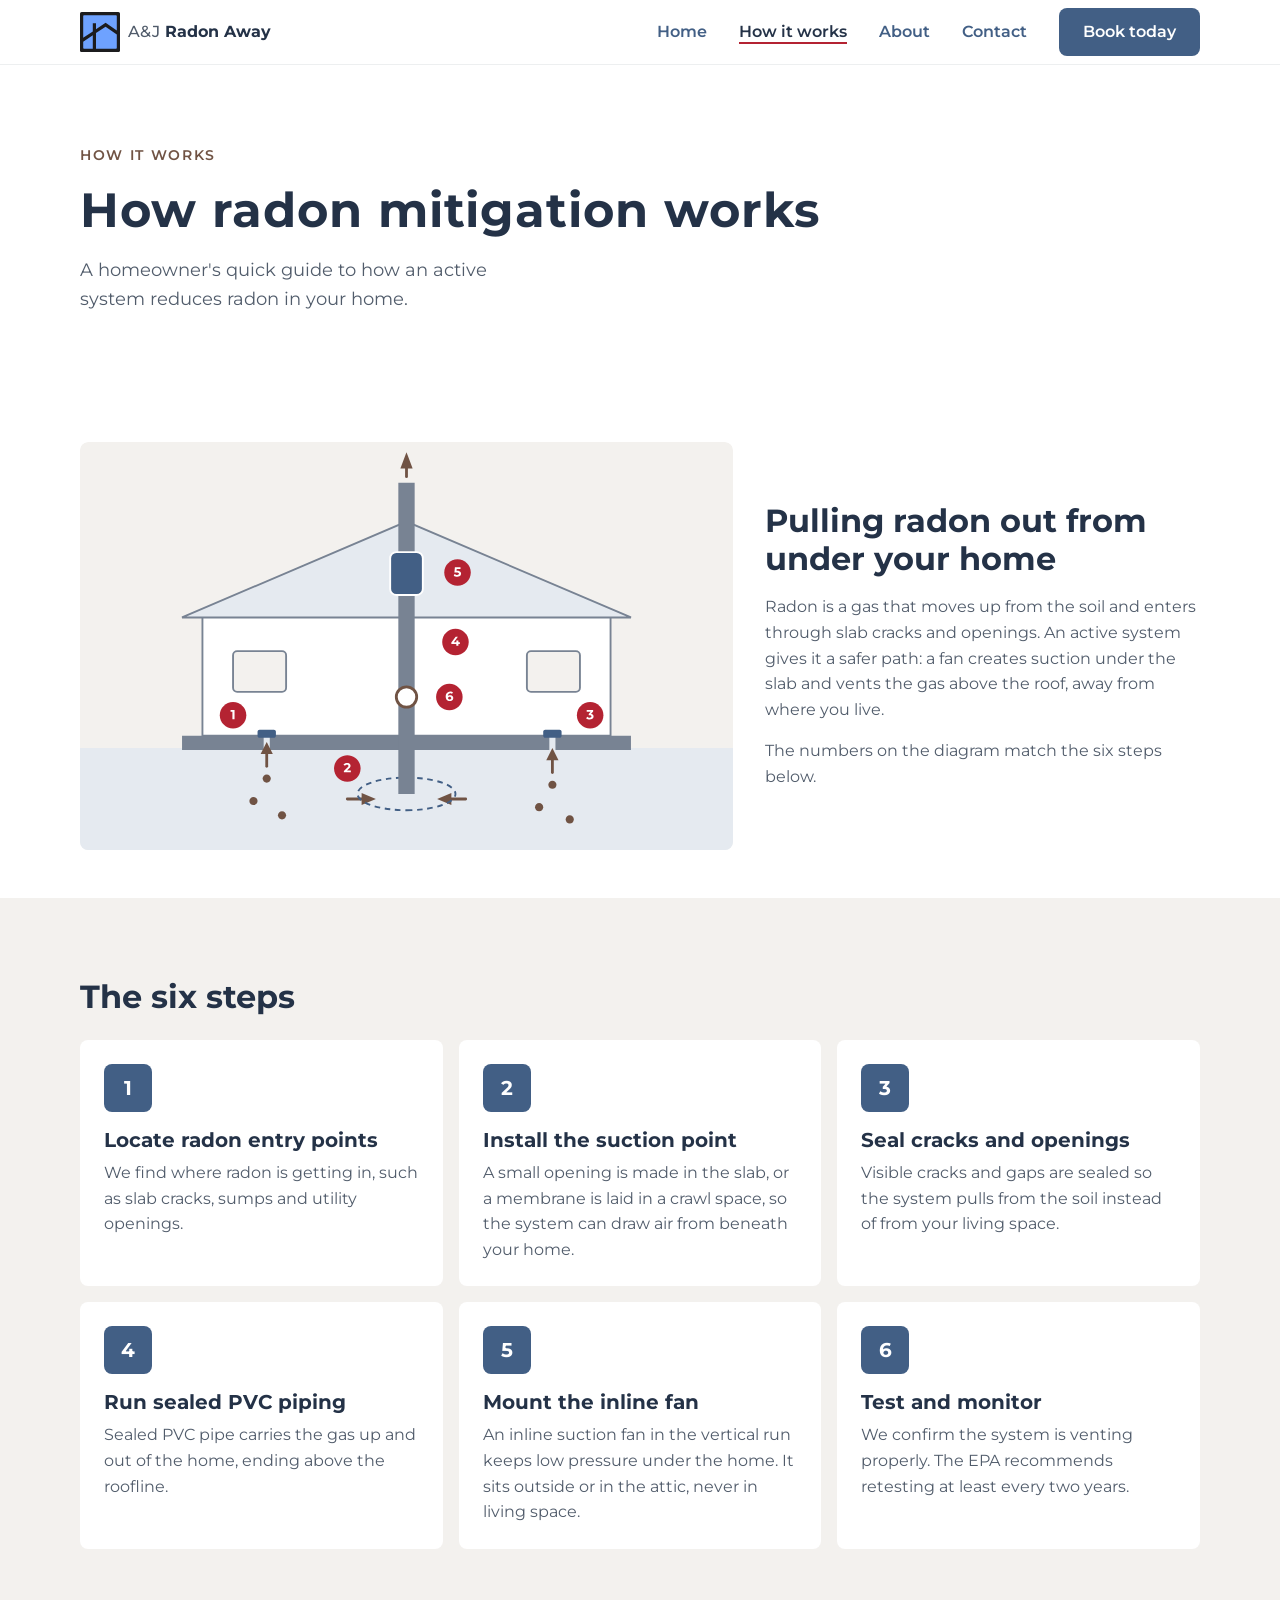
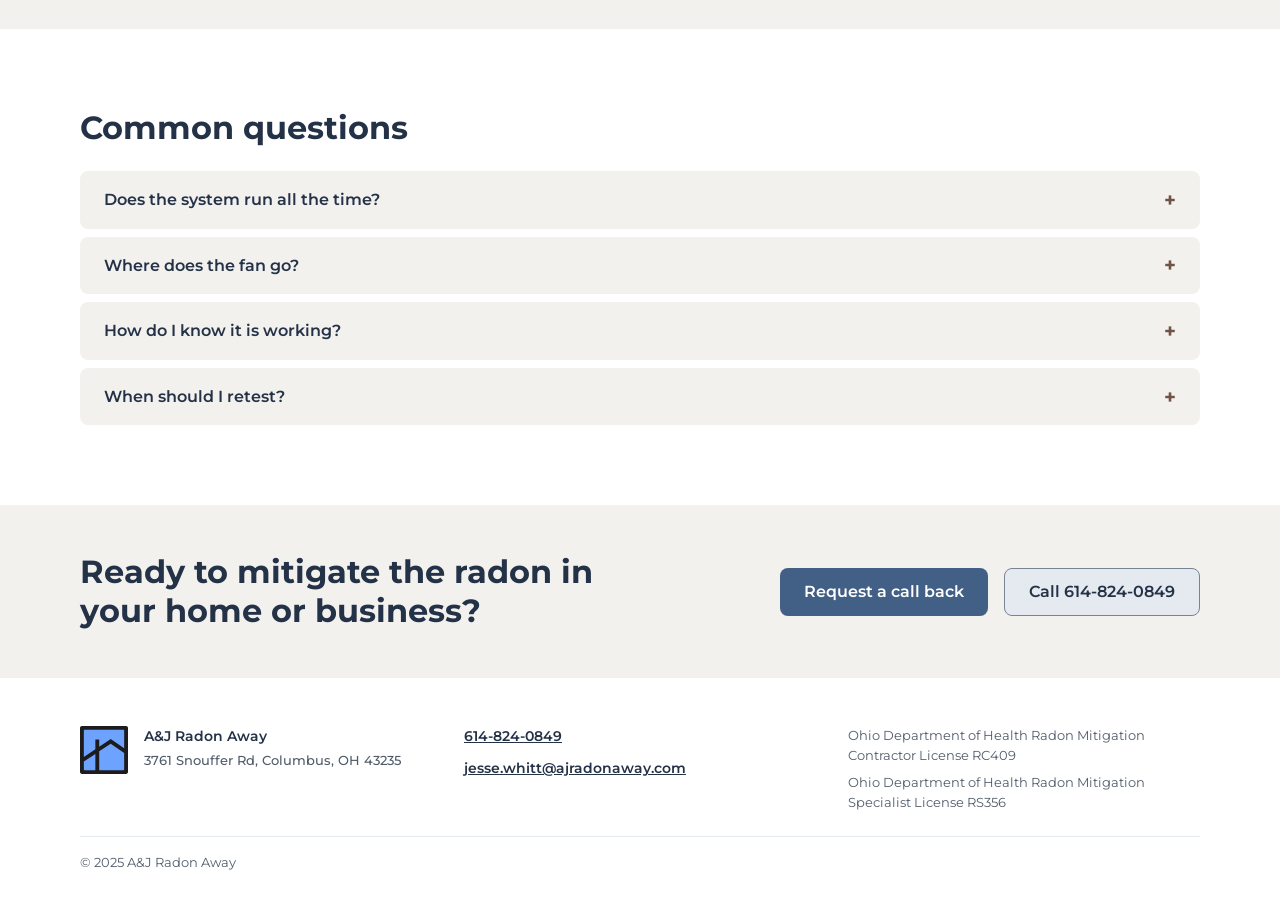
<file: how-it-works.html>
<!doctype html>
<html lang="en">
<head>
  <meta charset="utf-8">
  <meta name="viewport" content="width=device-width, initial-scale=1">
  <title>How Radon Mitigation Works | A&amp;J Radon Away</title>
  <meta name="description" content="See how a radon mitigation system works, step by step, from sealing entry points to venting above the roof.">
  <meta name="theme-color" content="#ffffff">
  <link rel="manifest" href="manifest.webmanifest">
  <link rel="icon" href="assets/icon.svg" type="image/svg+xml">
  <link rel="apple-touch-icon" href="assets/icon.svg">
  <link rel="preconnect" href="https://fonts.googleapis.com">
  <link rel="preconnect" href="https://fonts.gstatic.com" crossorigin>
  <link rel="stylesheet" href="https://fonts.googleapis.com/css2?family=Montserrat:wght@500;600;700&display=swap">
  <link rel="stylesheet" href="styles.css?v=27">
</head>
<body>
  <a class="skip-link" href="#main">Skip to content</a>

  <header class="site-header">
    <div class="container header-inner">
      <a class="brand" href="index.html" aria-label="A&amp;J Radon Away, home">
        <img src="assets/icon.svg" alt="" width="40" height="40">
        <span class="brand-text"><span class="brand-small">A&amp;J</span> Radon Away</span>
      </a>
      <button class="icon-btn menu-toggle" type="button" aria-expanded="false" aria-controls="site-nav" aria-label="Open menu">
        <svg width="24" height="24" viewBox="0 0 24 24" aria-hidden="true"><path class="ic-menu" d="M4 7h16M4 12h16M4 17h16" stroke="currentColor" stroke-width="2" stroke-linecap="round" fill="none"/><path class="ic-close" d="M6 6l12 12M18 6L6 18" stroke="currentColor" stroke-width="2" stroke-linecap="round" fill="none"/></svg>
      </button>
      <nav id="site-nav" class="site-nav" aria-label="Primary">
        <ul>
          <li><a href="index.html">Home</a></li>
          <li><a href="how-it-works.html" aria-current="page">How it works</a></li>
          <li><a href="about.html">About</a></li>
          <li><a href="contact.html">Contact</a></li>
          <li class="nav-cta"><button class="btn btn-primary" type="button" data-open-booking>Book today</button></li>
        </ul>
      </nav>
    </div>
  </header>

  <main id="main">
    <section class="page-hero">
      <div class="container">
        <p class="eyebrow">How it works</p>
        <h1>How radon mitigation works</h1>
        <p class="lede">A homeowner's quick guide to how an active system reduces radon in your home.</p>
      </div>
    </section>

    <section class="section section-tight" aria-labelledby="diagram-title">
      <div class="container diagram-grid">
        <figure class="diagram">
          <img src="assets/mitigation-diagram.svg" alt="Cross section of a home showing a radon mitigation system: soil gas drawn from under the slab through a suction point, up a sealed pipe past an inline fan, and out above the roof." width="640" height="400">
        </figure>
        <div>
          <h2 id="diagram-title">Pulling radon out from under your home</h2>
          <p>Radon is a gas that moves up from the soil and enters through slab cracks and openings. An active system gives it a safer path: a fan creates suction under the slab and vents the gas above the roof, away from where you live.</p>
          <p>The numbers on the diagram match the six steps below.</p>
        </div>
      </div>
    </section>

    <section class="section section-alt" aria-labelledby="steps-title">
      <div class="container">
        <h2 id="steps-title">The six steps</h2>
        <ol class="step-grid">
          <li class="step-card">
            <span class="step-num" aria-hidden="true">1</span>
            <h3>Locate radon entry points</h3>
            <p>We find where radon is getting in, such as slab cracks, sumps and utility openings.</p>
          </li>
          <li class="step-card">
            <span class="step-num" aria-hidden="true">2</span>
            <h3>Install the suction point</h3>
            <p>A small opening is made in the slab, or a membrane is laid in a crawl space, so the system can draw air from beneath your home.</p>
          </li>
          <li class="step-card">
            <span class="step-num" aria-hidden="true">3</span>
            <h3>Seal cracks and openings</h3>
            <p>Visible cracks and gaps are sealed so the system pulls from the soil instead of from your living space.</p>
          </li>
          <li class="step-card">
            <span class="step-num" aria-hidden="true">4</span>
            <h3>Run sealed PVC piping</h3>
            <p>Sealed PVC pipe carries the gas up and out of the home, ending above the roofline.</p>
          </li>
          <li class="step-card">
            <span class="step-num" aria-hidden="true">5</span>
            <h3>Mount the inline fan</h3>
            <p>An inline suction fan in the vertical run keeps low pressure under the home. It sits outside or in the attic, never in living space.</p>
          </li>
          <li class="step-card">
            <span class="step-num" aria-hidden="true">6</span>
            <h3>Test and monitor</h3>
            <p>We confirm the system is venting properly. The EPA recommends retesting at least every two years.</p>
          </li>
        </ol>
      </div>
    </section>

    <section class="section" aria-labelledby="faq-title">
      <div class="container faq-wrap">
        <h2 id="faq-title">Common questions</h2>
        <div class="faq-list">
          <details class="faq"><summary>Does the system run all the time?</summary><p>Yes. The fan runs continuously so the pressure under your home stays low. It uses a small amount of power.</p></details>
          <details class="faq"><summary>Where does the fan go?</summary><p>Outside the home or in the attic, never in the basement, crawl space or living areas.</p></details>
          <details class="faq"><summary>How do I know it is working?</summary><p>Most systems include a gauge or monitor on the pipe that shows whether the fan is running. A follow-up radon test confirms the result.</p></details>
          <details class="faq"><summary>When should I retest?</summary><p>The EPA recommends retesting at least every two years, and after any major renovation.</p></details>
        </div>
      </div>
    </section>

    <section class="cta-band" aria-labelledby="cta-title">
      <div class="container cta-inner">
        <h2 id="cta-title">Ready to mitigate the radon in your home or business?</h2>
        <div class="cta-actions">
          <button class="btn btn-primary" type="button" data-open-booking>Request a call back</button>
          <a class="btn btn-secondary" href="tel:+16148240849">Call 614-824-0849</a>
        </div>
      </div>
    </section>
  </main>

  <footer class="site-footer">
    <div class="container">
      <div class="footer-info">
        <div class="footer-brand">
          <img src="assets/icon.svg" alt="" width="48" height="48">
          <p><span class="footer-name">A&amp;J Radon Away</span><span class="footer-address">3761 Snouffer Rd, Columbus, OH 43235</span></p>
        </div>
        <ul class="footer-links">
          <li><a href="tel:+16148240849">614-824-0849</a></li>
          <li><a href="mailto:jesse.whitt@ajradonaway.com">jesse.whitt@ajradonaway.com</a></li>
        </ul>
        <div class="licenses">
          <p>Ohio Department of Health Radon Mitigation Contractor License RC409</p>
          <p>Ohio Department of Health Radon Mitigation Specialist License RS356</p>
        </div>
      </div>
      <div class="footer-bottom">
        <p>&copy; 2025 A&amp;J Radon Away</p>
      </div>
    </div>
  </footer>


  <dialog class="booking" id="booking" aria-labelledby="booking-title">
    <form method="dialog" class="booking-close-form">
      <button class="icon-btn" value="close" aria-label="Close booking form">
        <svg width="24" height="24" viewBox="0 0 24 24" aria-hidden="true"><path d="M6 6l12 12M18 6L6 18" stroke="currentColor" stroke-width="2" stroke-linecap="round" fill="none"/></svg>
      </button>
    </form>
    <img src="assets/icon.svg" alt="" width="64" height="64">
    <h2 id="booking-title">Book your mitigation</h2>
    <p>Safety from radon gas is just one appointment away.</p>
    <a class="btn btn-primary btn-block" href="tel:+16148240849">Call 614-824-0849</a>
    <p class="booking-or">Or leave your number and we will call you back.</p>
    <form id="booking-form" novalidate>
      <div class="field">
        <label for="bk-phone">Phone</label>
        <input id="bk-phone" name="phone" type="tel" inputmode="tel" autocomplete="tel" required>
        <p class="error" id="bk-phone-err" role="alert"></p>
      </div>
      <button class="btn btn-secondary btn-block" type="submit">Request a call back</button>
      <p class="form-note" id="bk-status" role="status"></p>
    </form>
  </dialog>

  <script src="app.js?v=27" defer></script>
</body>
</html>
</file>
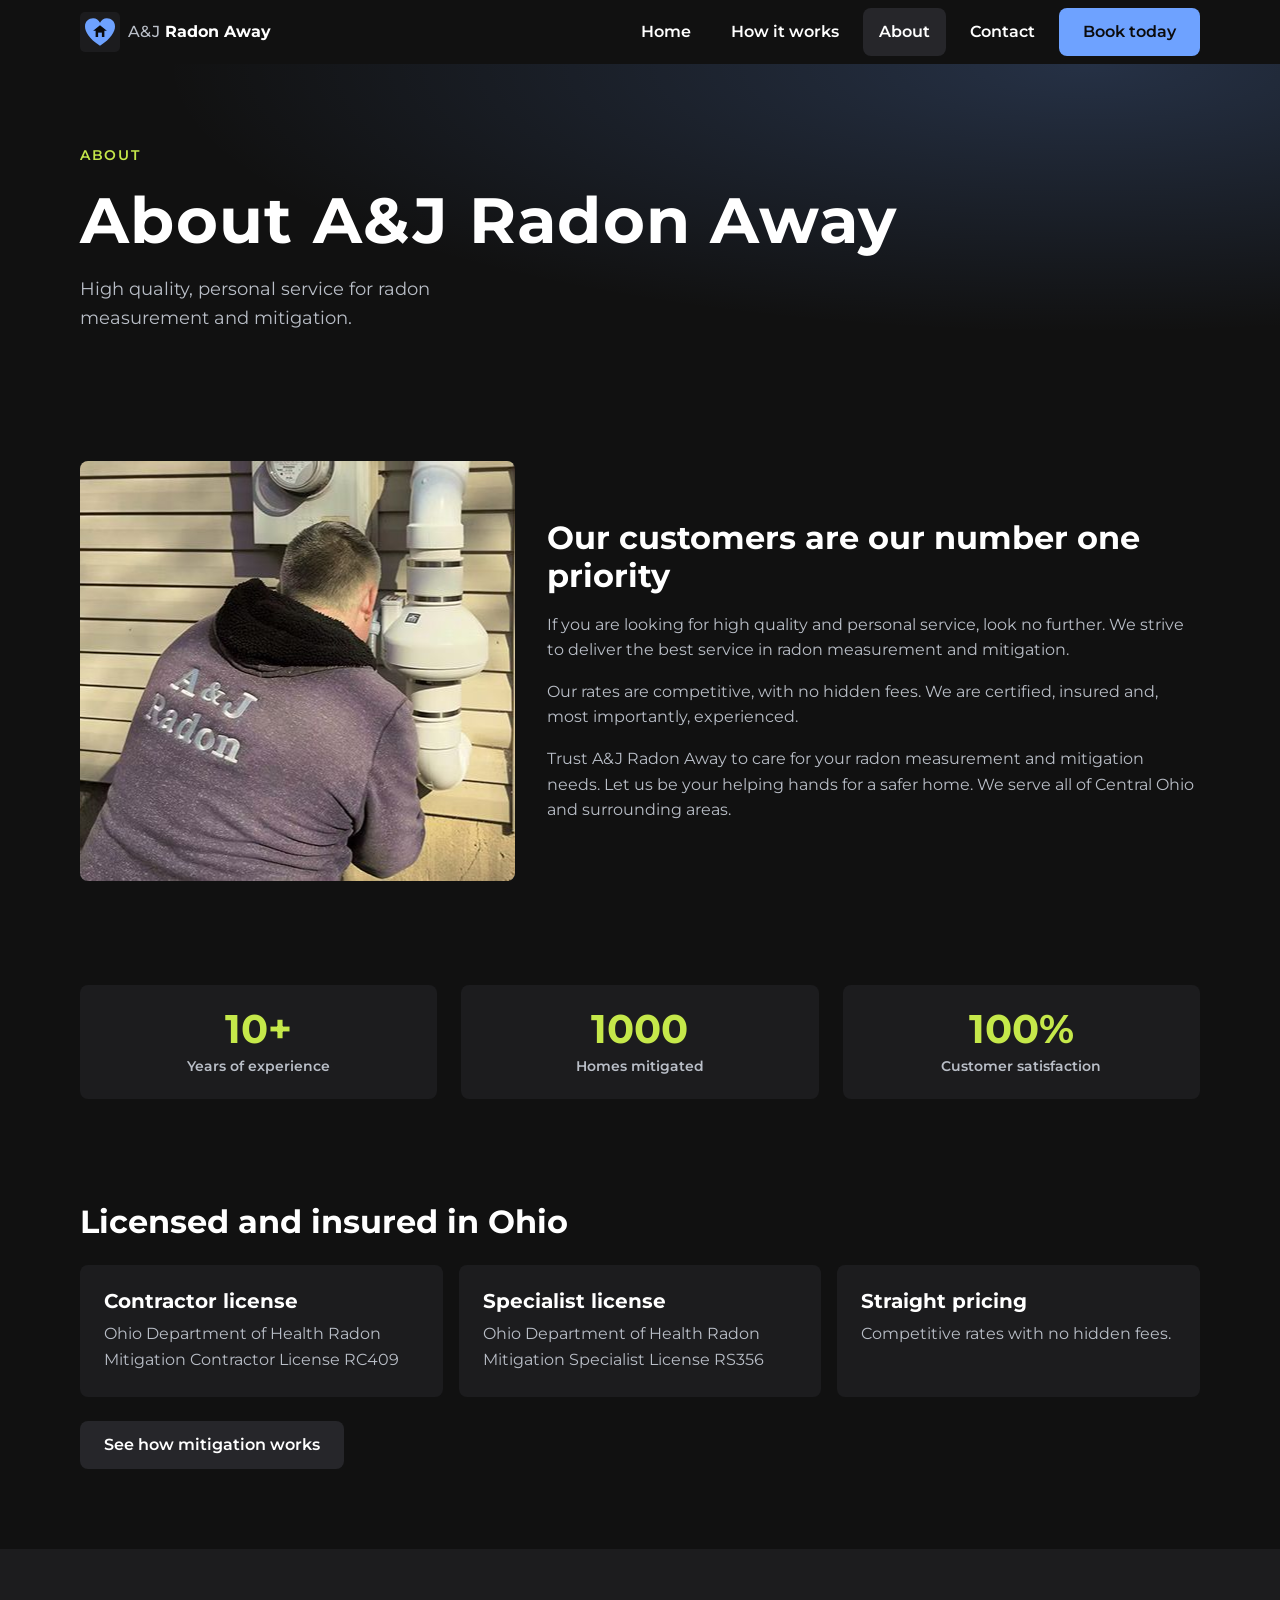
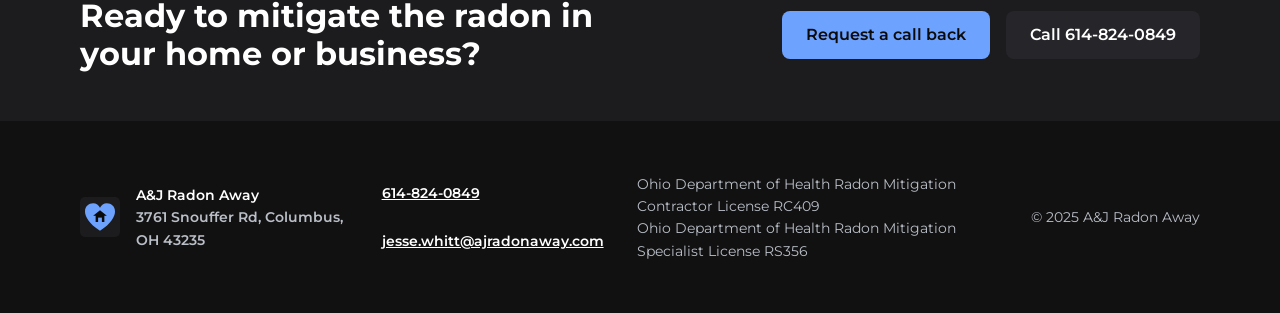
<file: aj-radon-poc/about.html>
<!doctype html>
<html lang="en">
<head>
  <meta charset="utf-8">
  <meta name="viewport" content="width=device-width, initial-scale=1">
  <title>About | A&amp;J Radon Away</title>
  <meta name="description" content="Licensed, insured and experienced radon testing and mitigation across Central Ohio. Competitive rates, no hidden fees.">
  <meta name="theme-color" content="#111111">
  <link rel="manifest" href="manifest.webmanifest">
  <link rel="icon" href="assets/icon.svg" type="image/svg+xml">
  <link rel="apple-touch-icon" href="assets/icon.svg">
  <link rel="preconnect" href="https://fonts.googleapis.com">
  <link rel="preconnect" href="https://fonts.gstatic.com" crossorigin>
  <link rel="stylesheet" href="https://fonts.googleapis.com/css2?family=Montserrat:wght@500;600;700&display=swap">
  <link rel="stylesheet" href="styles.css">
</head>
<body>
  <a class="skip-link" href="#main">Skip to content</a>

  <header class="site-header">
    <div class="container header-inner">
      <a class="brand" href="index.html" aria-label="A&amp;J Radon Away, home">
        <img src="assets/icon.svg" alt="" width="40" height="40">
        <span class="brand-text"><span class="brand-small">A&amp;J</span> Radon Away</span>
      </a>
      <button class="icon-btn menu-toggle" type="button" aria-expanded="false" aria-controls="site-nav" aria-label="Open menu">
        <svg width="24" height="24" viewBox="0 0 24 24" aria-hidden="true"><path d="M4 7h16M4 12h16M4 17h16" stroke="currentColor" stroke-width="2" stroke-linecap="round" fill="none"/></svg>
      </button>
      <nav id="site-nav" class="site-nav" aria-label="Primary">
        <ul>
          <li><a href="index.html">Home</a></li>
          <li><a href="how-it-works.html">How it works</a></li>
          <li><a href="about.html" aria-current="page">About</a></li>
          <li><a href="contact.html">Contact</a></li>
          <li class="nav-cta"><button class="btn btn-primary" type="button" data-open-booking>Book today</button></li>
        </ul>
      </nav>
    </div>
  </header>

  <main id="main">
    <section class="page-hero">
      <div class="container">
        <p class="eyebrow">About</p>
        <h1>About A&amp;J Radon Away</h1>
        <p class="lede">High quality, personal service for radon measurement and mitigation.</p>
      </div>
    </section>

    <section class="section" aria-labelledby="story-title">
      <div class="container about-page-grid">
        <div class="photo photo-aj" role="img" aria-label="An A&amp;J Radon Away technician installing a radon fan on the outside of a home"></div>
        <div>
          <h2 id="story-title">Our customers are our number one priority</h2>
          <p>If you are looking for high quality and personal service, look no further. We strive to deliver the best service in radon measurement and mitigation.</p>
          <p>Our rates are competitive, with no hidden fees. We are certified, insured and, most importantly, experienced.</p>
          <p>Trust A&amp;J Radon Away to care for your radon measurement and mitigation needs. Let us be your helping hands for a safer home. We serve all of Central Ohio and surrounding areas.</p>
        </div>
      </div>
    </section>

    <section class="stats" aria-label="A&amp;J Radon Away at a glance">
      <div class="container">
        <dl class="stat-grid">
          <div class="stat"><dt>Years of experience</dt><dd>10+</dd></div>
          <div class="stat"><dt>Homes mitigated</dt><dd>1000</dd></div>
          <div class="stat"><dt>Customer satisfaction</dt><dd>100%</dd></div>
        </dl>
      </div>
    </section>

    <section class="section" aria-labelledby="trust-title">
      <div class="container">
        <h2 id="trust-title">Licensed and insured in Ohio</h2>
        <ul class="trust-grid">
          <li class="card"><h3>Contractor license</h3><p>Ohio Department of Health Radon Mitigation Contractor License RC409</p></li>
          <li class="card"><h3>Specialist license</h3><p>Ohio Department of Health Radon Mitigation Specialist License RS356</p></li>
          <li class="card"><h3>Straight pricing</h3><p>Competitive rates with no hidden fees.</p></li>
        </ul>
        <p class="more"><a class="btn btn-secondary" href="how-it-works.html">See how mitigation works</a></p>
      </div>
    </section>

    <section class="cta-band" aria-labelledby="cta-title">
      <div class="container cta-inner">
        <h2 id="cta-title">Ready to mitigate the radon in your home or business?</h2>
        <div class="cta-actions">
          <button class="btn btn-primary" type="button" data-open-booking>Request a call back</button>
          <a class="btn btn-secondary" href="tel:+16148240849">Call 614-824-0849</a>
        </div>
      </div>
    </section>
  </main>

  <footer class="site-footer">
    <div class="container footer-inner">
      <div class="footer-brand">
        <img src="assets/icon.svg" alt="" width="40" height="40">
        <p>A&amp;J Radon Away<br><span class="muted">3761 Snouffer Rd, Columbus, OH 43235</span></p>
      </div>
      <ul class="footer-links">
        <li><a href="tel:+16148240849">614-824-0849</a></li>
        <li><a href="mailto:jesse.whitt@ajradonaway.com">jesse.whitt@ajradonaway.com</a></li>
      </ul>
      <p class="licenses">Ohio Department of Health Radon Mitigation Contractor License RC409<br>Ohio Department of Health Radon Mitigation Specialist License RS356</p>
      <p class="muted">&copy; 2025 A&amp;J Radon Away</p>
    </div>
  </footer>

  <div class="sticky-bar" role="region" aria-label="Quick actions">
    <a class="btn btn-secondary" href="tel:+16148240849">Call</a>
    <button class="btn btn-primary" type="button" data-open-booking>Book today</button>
  </div>

  <dialog class="booking" id="booking" aria-labelledby="booking-title">
    <form method="dialog" class="booking-close-form">
      <button class="icon-btn" value="close" aria-label="Close booking form">
        <svg width="24" height="24" viewBox="0 0 24 24" aria-hidden="true"><path d="M6 6l12 12M18 6L6 18" stroke="currentColor" stroke-width="2" stroke-linecap="round" fill="none"/></svg>
      </button>
    </form>
    <img src="assets/icon.svg" alt="" width="64" height="64">
    <h2 id="booking-title">Book your mitigation</h2>
    <p>Safety from radon gas is just one appointment away. Leave your number and we will call you back.</p>
    <form id="booking-form" novalidate>
      <div class="field">
        <label for="bk-phone">Phone</label>
        <input id="bk-phone" name="phone" type="tel" inputmode="tel" autocomplete="tel" required>
        <p class="error" id="bk-phone-err" role="alert"></p>
      </div>
      <button class="btn btn-primary btn-block" type="submit">Request a call back</button>
      <p class="form-note" id="bk-status" role="status"></p>
    </form>
  </dialog>

  <script src="app.js" defer></script>
</body>
</html>
</file>
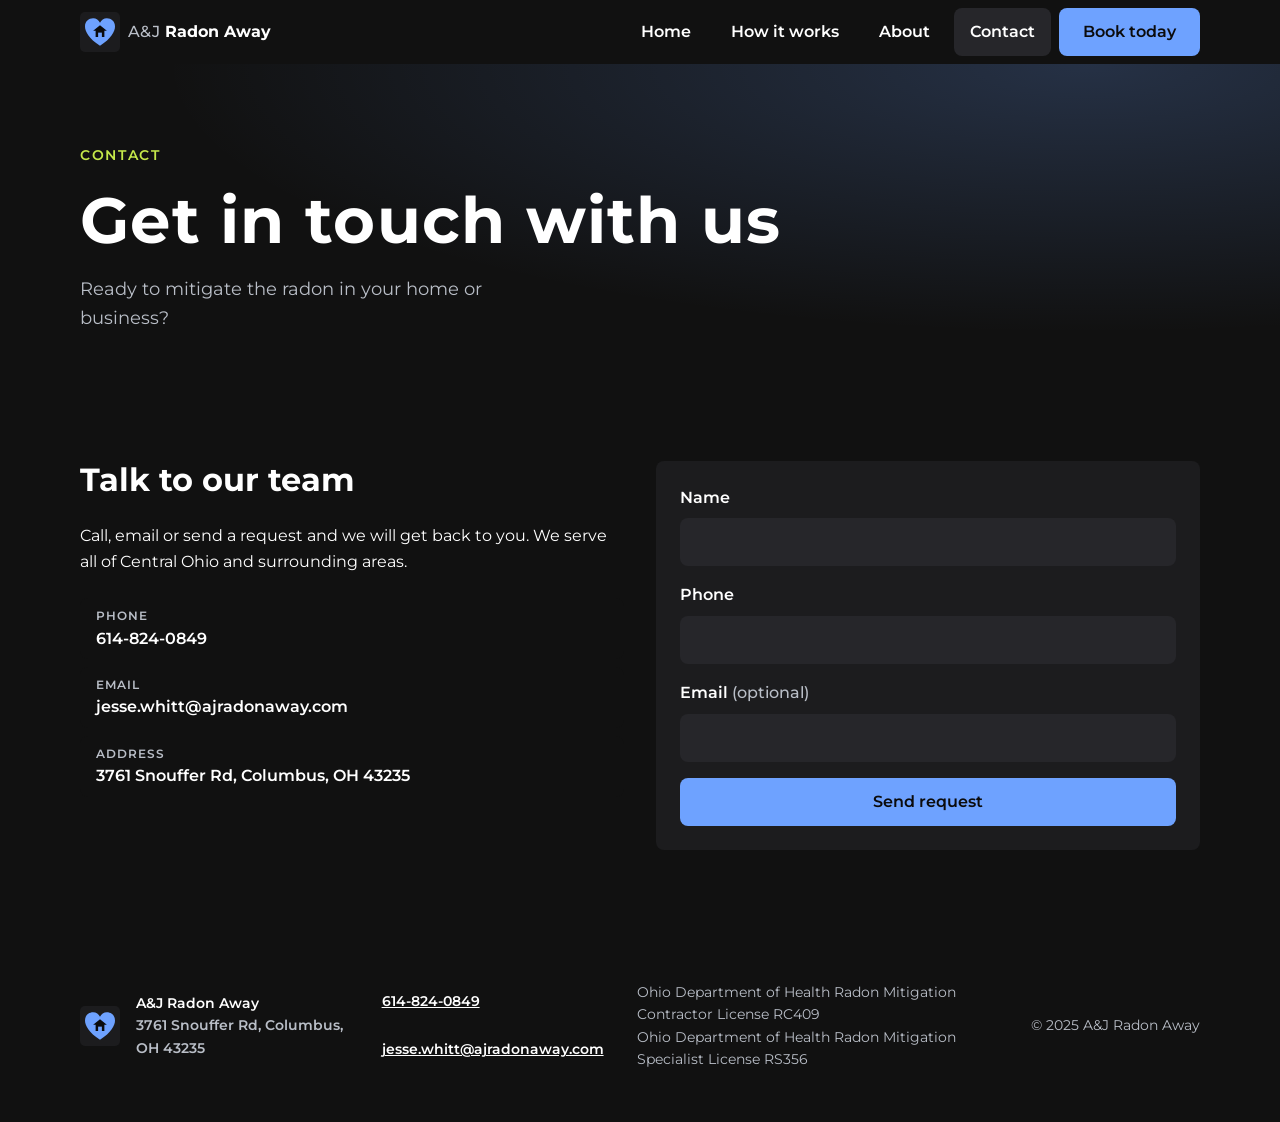
<file: aj-radon-poc/contact.html>
<!doctype html>
<html lang="en">
<head>
  <meta charset="utf-8">
  <meta name="viewport" content="width=device-width, initial-scale=1">
  <title>Contact | A&amp;J Radon Away</title>
  <meta name="description" content="Contact A&amp;J Radon Away in Columbus, Ohio. Call 614-824-0849 or request a call back.">
  <meta name="theme-color" content="#111111">
  <link rel="manifest" href="manifest.webmanifest">
  <link rel="icon" href="assets/icon.svg" type="image/svg+xml">
  <link rel="apple-touch-icon" href="assets/icon.svg">
  <link rel="preconnect" href="https://fonts.googleapis.com">
  <link rel="preconnect" href="https://fonts.gstatic.com" crossorigin>
  <link rel="stylesheet" href="https://fonts.googleapis.com/css2?family=Montserrat:wght@500;600;700&display=swap">
  <link rel="stylesheet" href="styles.css">
</head>
<body>
  <a class="skip-link" href="#main">Skip to content</a>

  <header class="site-header">
    <div class="container header-inner">
      <a class="brand" href="index.html" aria-label="A&amp;J Radon Away, home">
        <img src="assets/icon.svg" alt="" width="40" height="40">
        <span class="brand-text"><span class="brand-small">A&amp;J</span> Radon Away</span>
      </a>
      <button class="icon-btn menu-toggle" type="button" aria-expanded="false" aria-controls="site-nav" aria-label="Open menu">
        <svg width="24" height="24" viewBox="0 0 24 24" aria-hidden="true"><path d="M4 7h16M4 12h16M4 17h16" stroke="currentColor" stroke-width="2" stroke-linecap="round" fill="none"/></svg>
      </button>
      <nav id="site-nav" class="site-nav" aria-label="Primary">
        <ul>
          <li><a href="index.html">Home</a></li>
          <li><a href="how-it-works.html">How it works</a></li>
          <li><a href="about.html">About</a></li>
          <li><a href="contact.html" aria-current="page">Contact</a></li>
          <li class="nav-cta"><button class="btn btn-primary" type="button" data-open-booking>Book today</button></li>
        </ul>
      </nav>
    </div>
  </header>

  <main id="main">
    <section class="page-hero">
      <div class="container">
        <p class="eyebrow">Contact</p>
        <h1>Get in touch with us</h1>
        <p class="lede">Ready to mitigate the radon in your home or business?</p>
      </div>
    </section>

    <section class="section" aria-labelledby="contact-title">
      <div class="container contact-grid">
        <div>
          <h2 id="contact-title">Talk to our team</h2>
          <p>Call, email or send a request and we will get back to you. We serve all of Central Ohio and surrounding areas.</p>
          <ul class="contact-list">
            <li><a class="contact-link" href="tel:+16148240849"><span class="contact-label">Phone</span>614-824-0849</a></li>
            <li><a class="contact-link" href="mailto:jesse.whitt@ajradonaway.com"><span class="contact-label">Email</span>jesse.whitt@ajradonaway.com</a></li>
            <li><a class="contact-link" href="https://www.google.com/maps/search/?api=1&amp;query=3761+Snouffer+Rd+Columbus+OH+43235" target="_blank" rel="noopener"><span class="contact-label">Address</span>3761 Snouffer Rd, Columbus, OH 43235<span class="visually-hidden"> (opens in a new tab)</span></a></li>
          </ul>
        </div>
        <form class="card form" id="contact-form" novalidate>
          <div class="field">
            <label for="cf-name">Name</label>
            <input id="cf-name" name="name" type="text" autocomplete="name" required>
            <p class="error" id="cf-name-err" role="alert"></p>
          </div>
          <div class="field">
            <label for="cf-phone">Phone</label>
            <input id="cf-phone" name="phone" type="tel" inputmode="tel" autocomplete="tel" required>
            <p class="error" id="cf-phone-err" role="alert"></p>
          </div>
          <div class="field">
            <label for="cf-email">Email <span class="optional">(optional)</span></label>
            <input id="cf-email" name="email" type="email" autocomplete="email">
            <p class="error" id="cf-email-err" role="alert"></p>
          </div>
          <button class="btn btn-primary btn-block" type="submit">Send request</button>
          <p class="form-note" id="cf-status" role="status"></p>
        </form>
      </div>
    </section>
  </main>

  <footer class="site-footer">
    <div class="container footer-inner">
      <div class="footer-brand">
        <img src="assets/icon.svg" alt="" width="40" height="40">
        <p>A&amp;J Radon Away<br><span class="muted">3761 Snouffer Rd, Columbus, OH 43235</span></p>
      </div>
      <ul class="footer-links">
        <li><a href="tel:+16148240849">614-824-0849</a></li>
        <li><a href="mailto:jesse.whitt@ajradonaway.com">jesse.whitt@ajradonaway.com</a></li>
      </ul>
      <p class="licenses">Ohio Department of Health Radon Mitigation Contractor License RC409<br>Ohio Department of Health Radon Mitigation Specialist License RS356</p>
      <p class="muted">&copy; 2025 A&amp;J Radon Away</p>
    </div>
  </footer>

  <div class="sticky-bar" role="region" aria-label="Quick actions">
    <a class="btn btn-secondary" href="tel:+16148240849">Call</a>
    <button class="btn btn-primary" type="button" data-open-booking>Book today</button>
  </div>

  <dialog class="booking" id="booking" aria-labelledby="booking-title">
    <form method="dialog" class="booking-close-form">
      <button class="icon-btn" value="close" aria-label="Close booking form">
        <svg width="24" height="24" viewBox="0 0 24 24" aria-hidden="true"><path d="M6 6l12 12M18 6L6 18" stroke="currentColor" stroke-width="2" stroke-linecap="round" fill="none"/></svg>
      </button>
    </form>
    <img src="assets/icon.svg" alt="" width="64" height="64">
    <h2 id="booking-title">Book your mitigation</h2>
    <p>Safety from radon gas is just one appointment away. Leave your number and we will call you back.</p>
    <form id="booking-form" novalidate>
      <div class="field">
        <label for="bk-phone">Phone</label>
        <input id="bk-phone" name="phone" type="tel" inputmode="tel" autocomplete="tel" required>
        <p class="error" id="bk-phone-err" role="alert"></p>
      </div>
      <button class="btn btn-primary btn-block" type="submit">Request a call back</button>
      <p class="form-note" id="bk-status" role="status"></p>
    </form>
  </dialog>

  <script src="app.js" defer></script>
</body>
</html>
</file>
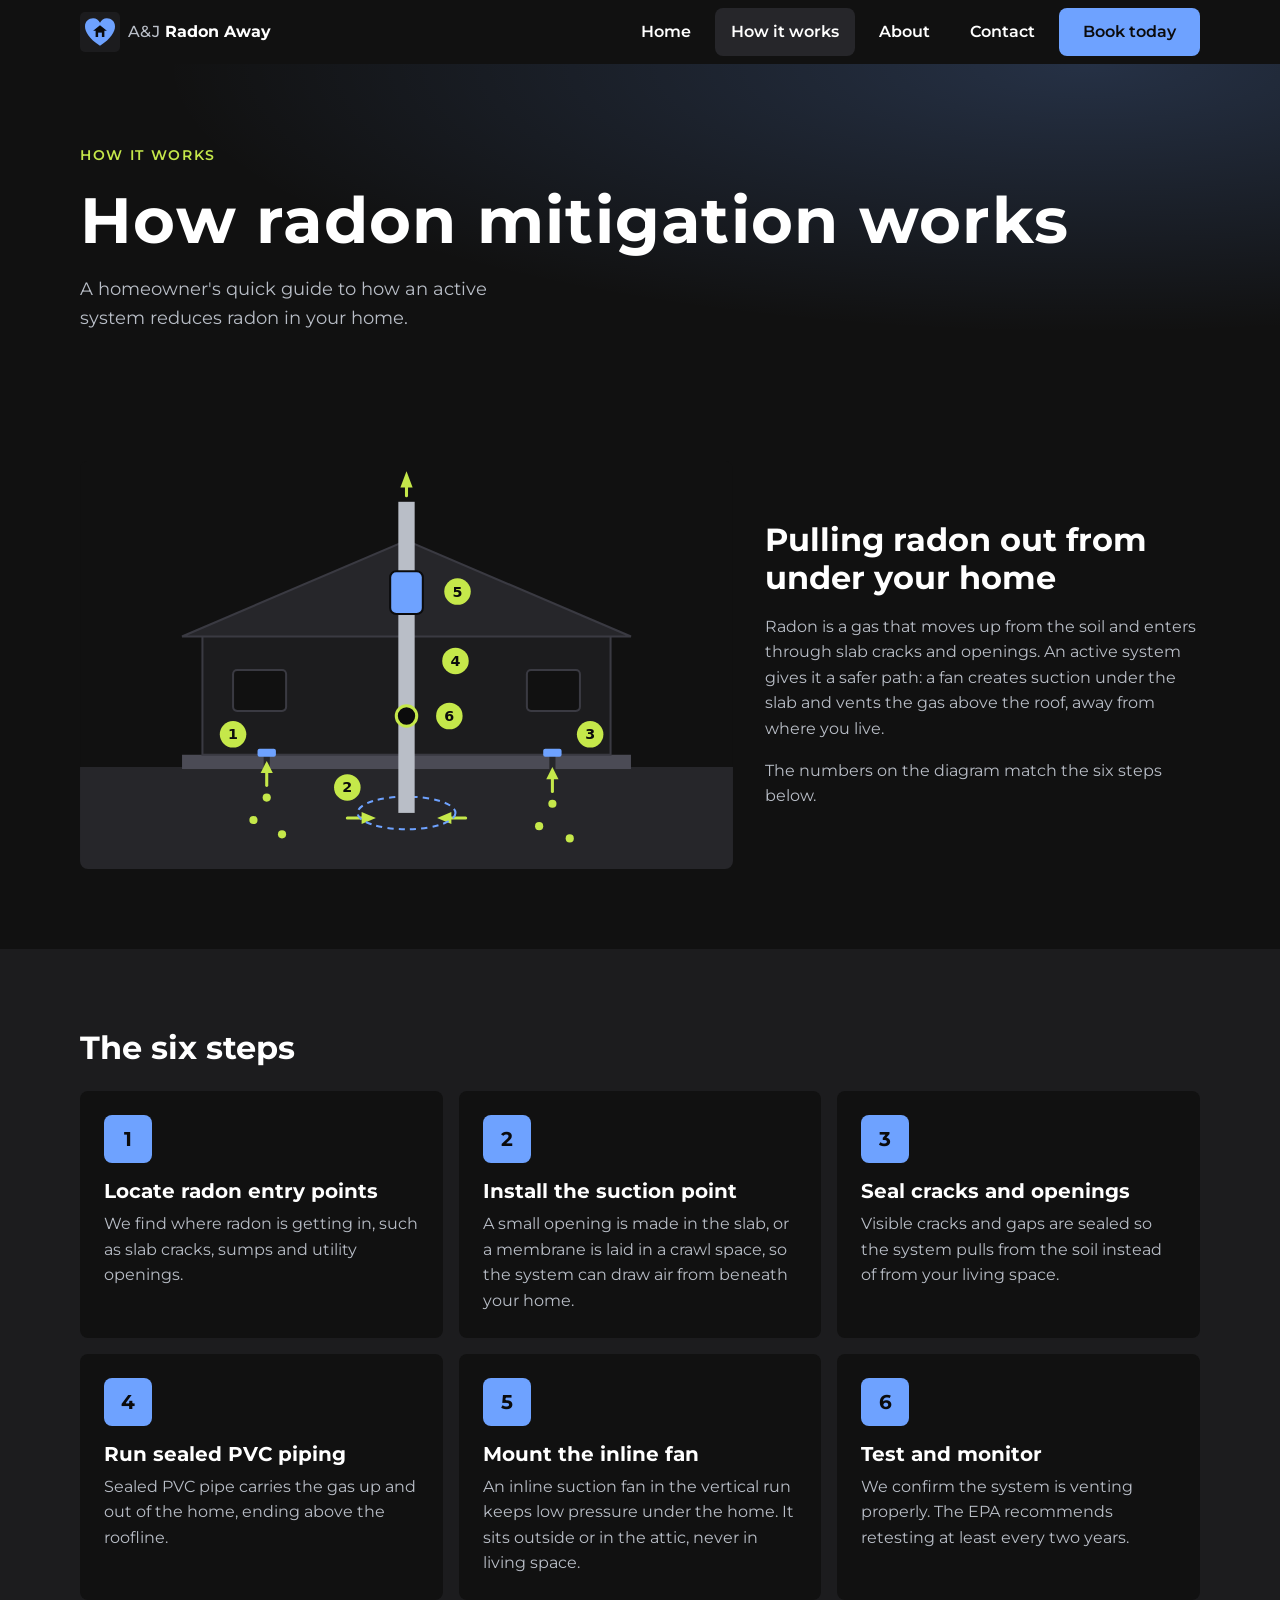
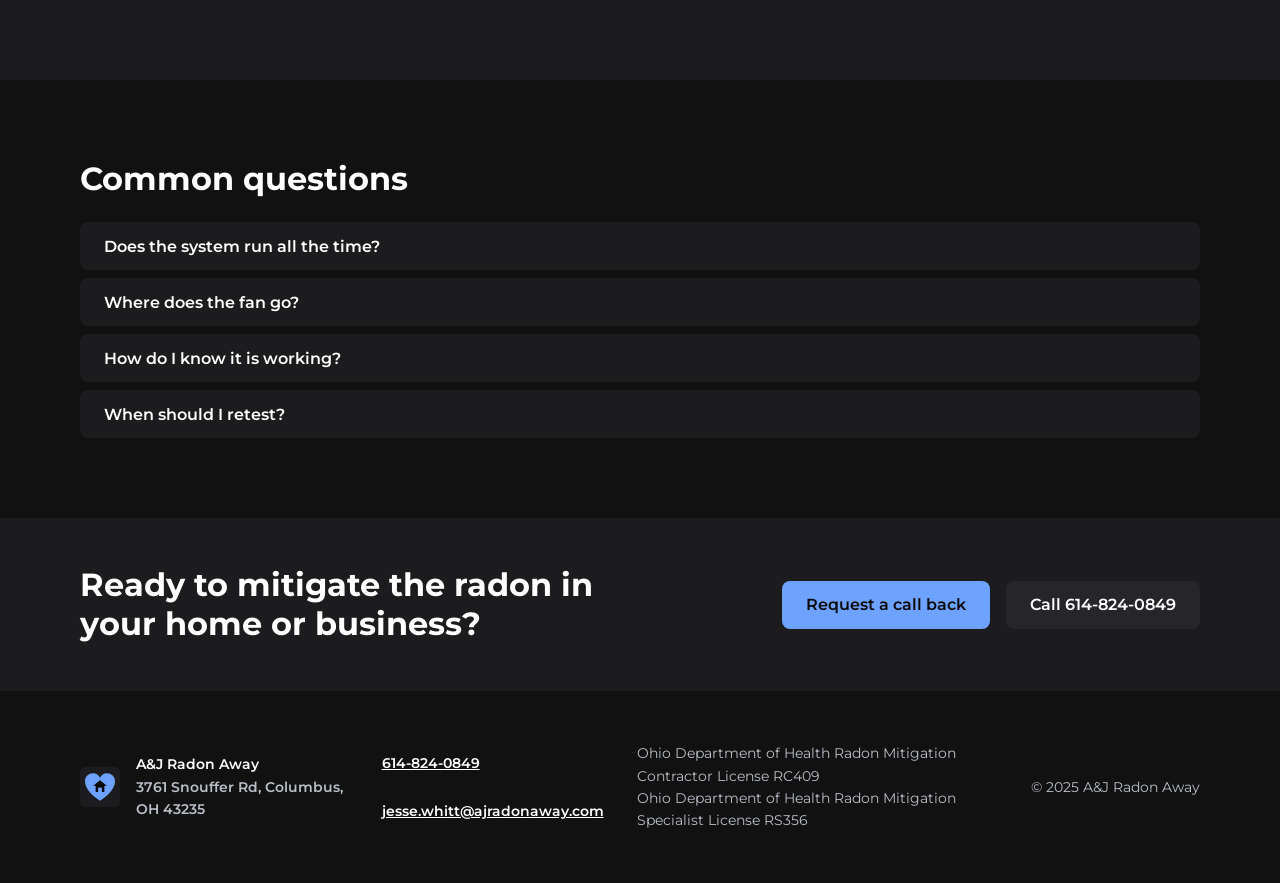
<file: aj-radon-poc/how-it-works.html>
<!doctype html>
<html lang="en">
<head>
  <meta charset="utf-8">
  <meta name="viewport" content="width=device-width, initial-scale=1">
  <title>How Radon Mitigation Works | A&amp;J Radon Away</title>
  <meta name="description" content="See how a radon mitigation system works, step by step, from sealing entry points to venting above the roof.">
  <meta name="theme-color" content="#111111">
  <link rel="manifest" href="manifest.webmanifest">
  <link rel="icon" href="assets/icon.svg" type="image/svg+xml">
  <link rel="apple-touch-icon" href="assets/icon.svg">
  <link rel="preconnect" href="https://fonts.googleapis.com">
  <link rel="preconnect" href="https://fonts.gstatic.com" crossorigin>
  <link rel="stylesheet" href="https://fonts.googleapis.com/css2?family=Montserrat:wght@500;600;700&display=swap">
  <link rel="stylesheet" href="styles.css">
</head>
<body>
  <a class="skip-link" href="#main">Skip to content</a>

  <header class="site-header">
    <div class="container header-inner">
      <a class="brand" href="index.html" aria-label="A&amp;J Radon Away, home">
        <img src="assets/icon.svg" alt="" width="40" height="40">
        <span class="brand-text"><span class="brand-small">A&amp;J</span> Radon Away</span>
      </a>
      <button class="icon-btn menu-toggle" type="button" aria-expanded="false" aria-controls="site-nav" aria-label="Open menu">
        <svg width="24" height="24" viewBox="0 0 24 24" aria-hidden="true"><path d="M4 7h16M4 12h16M4 17h16" stroke="currentColor" stroke-width="2" stroke-linecap="round" fill="none"/></svg>
      </button>
      <nav id="site-nav" class="site-nav" aria-label="Primary">
        <ul>
          <li><a href="index.html">Home</a></li>
          <li><a href="how-it-works.html" aria-current="page">How it works</a></li>
          <li><a href="about.html">About</a></li>
          <li><a href="contact.html">Contact</a></li>
          <li class="nav-cta"><button class="btn btn-primary" type="button" data-open-booking>Book today</button></li>
        </ul>
      </nav>
    </div>
  </header>

  <main id="main">
    <section class="page-hero">
      <div class="container">
        <p class="eyebrow">How it works</p>
        <h1>How radon mitigation works</h1>
        <p class="lede">A homeowner's quick guide to how an active system reduces radon in your home.</p>
      </div>
    </section>

    <section class="section" aria-labelledby="diagram-title">
      <div class="container diagram-grid">
        <figure class="diagram">
          <img src="assets/mitigation-diagram.svg" alt="Cross section of a home showing a radon mitigation system: soil gas drawn from under the slab through a suction point, up a sealed pipe past an inline fan, and out above the roof." width="640" height="400">
        </figure>
        <div>
          <h2 id="diagram-title">Pulling radon out from under your home</h2>
          <p>Radon is a gas that moves up from the soil and enters through slab cracks and openings. An active system gives it a safer path: a fan creates suction under the slab and vents the gas above the roof, away from where you live.</p>
          <p>The numbers on the diagram match the six steps below.</p>
        </div>
      </div>
    </section>

    <section class="section section-alt" aria-labelledby="steps-title">
      <div class="container">
        <h2 id="steps-title">The six steps</h2>
        <ol class="step-grid">
          <li class="step-card">
            <span class="step-num" aria-hidden="true">1</span>
            <h3>Locate radon entry points</h3>
            <p>We find where radon is getting in, such as slab cracks, sumps and utility openings.</p>
          </li>
          <li class="step-card">
            <span class="step-num" aria-hidden="true">2</span>
            <h3>Install the suction point</h3>
            <p>A small opening is made in the slab, or a membrane is laid in a crawl space, so the system can draw air from beneath your home.</p>
          </li>
          <li class="step-card">
            <span class="step-num" aria-hidden="true">3</span>
            <h3>Seal cracks and openings</h3>
            <p>Visible cracks and gaps are sealed so the system pulls from the soil instead of from your living space.</p>
          </li>
          <li class="step-card">
            <span class="step-num" aria-hidden="true">4</span>
            <h3>Run sealed PVC piping</h3>
            <p>Sealed PVC pipe carries the gas up and out of the home, ending above the roofline.</p>
          </li>
          <li class="step-card">
            <span class="step-num" aria-hidden="true">5</span>
            <h3>Mount the inline fan</h3>
            <p>An inline suction fan in the vertical run keeps low pressure under the home. It sits outside or in the attic, never in living space.</p>
          </li>
          <li class="step-card">
            <span class="step-num" aria-hidden="true">6</span>
            <h3>Test and monitor</h3>
            <p>We confirm the system is venting properly. The EPA recommends retesting at least every two years.</p>
          </li>
        </ol>
      </div>
    </section>

    <section class="section" aria-labelledby="faq-title">
      <div class="container faq-wrap">
        <h2 id="faq-title">Common questions</h2>
        <div class="faq-list">
          <details class="faq"><summary>Does the system run all the time?</summary><p>Yes. The fan runs continuously so the pressure under your home stays low. It uses a small amount of power.</p></details>
          <details class="faq"><summary>Where does the fan go?</summary><p>Outside the home or in the attic, never in the basement, crawl space or living areas.</p></details>
          <details class="faq"><summary>How do I know it is working?</summary><p>Most systems include a gauge or monitor on the pipe that shows whether the fan is running. A follow-up radon test confirms the result.</p></details>
          <details class="faq"><summary>When should I retest?</summary><p>The EPA recommends retesting at least every two years, and after any major renovation.</p></details>
        </div>
      </div>
    </section>

    <section class="cta-band" aria-labelledby="cta-title">
      <div class="container cta-inner">
        <h2 id="cta-title">Ready to mitigate the radon in your home or business?</h2>
        <div class="cta-actions">
          <button class="btn btn-primary" type="button" data-open-booking>Request a call back</button>
          <a class="btn btn-secondary" href="tel:+16148240849">Call 614-824-0849</a>
        </div>
      </div>
    </section>
  </main>

  <footer class="site-footer">
    <div class="container footer-inner">
      <div class="footer-brand">
        <img src="assets/icon.svg" alt="" width="40" height="40">
        <p>A&amp;J Radon Away<br><span class="muted">3761 Snouffer Rd, Columbus, OH 43235</span></p>
      </div>
      <ul class="footer-links">
        <li><a href="tel:+16148240849">614-824-0849</a></li>
        <li><a href="mailto:jesse.whitt@ajradonaway.com">jesse.whitt@ajradonaway.com</a></li>
      </ul>
      <p class="licenses">Ohio Department of Health Radon Mitigation Contractor License RC409<br>Ohio Department of Health Radon Mitigation Specialist License RS356</p>
      <p class="muted">&copy; 2025 A&amp;J Radon Away</p>
    </div>
  </footer>

  <div class="sticky-bar" role="region" aria-label="Quick actions">
    <a class="btn btn-secondary" href="tel:+16148240849">Call</a>
    <button class="btn btn-primary" type="button" data-open-booking>Book today</button>
  </div>

  <dialog class="booking" id="booking" aria-labelledby="booking-title">
    <form method="dialog" class="booking-close-form">
      <button class="icon-btn" value="close" aria-label="Close booking form">
        <svg width="24" height="24" viewBox="0 0 24 24" aria-hidden="true"><path d="M6 6l12 12M18 6L6 18" stroke="currentColor" stroke-width="2" stroke-linecap="round" fill="none"/></svg>
      </button>
    </form>
    <img src="assets/icon.svg" alt="" width="64" height="64">
    <h2 id="booking-title">Book your mitigation</h2>
    <p>Safety from radon gas is just one appointment away. Leave your number and we will call you back.</p>
    <form id="booking-form" novalidate>
      <div class="field">
        <label for="bk-phone">Phone</label>
        <input id="bk-phone" name="phone" type="tel" inputmode="tel" autocomplete="tel" required>
        <p class="error" id="bk-phone-err" role="alert"></p>
      </div>
      <button class="btn btn-primary btn-block" type="submit">Request a call back</button>
      <p class="form-note" id="bk-status" role="status"></p>
    </form>
  </dialog>

  <script src="app.js" defer></script>
</body>
</html>
</file>
<file: styles.css>
:root {
  --color-bg: #ffffff;
  --color-surface: #f3f1ee;
  --color-surface-2: #e5eaf0;
  --color-text: #243247;
  --color-text-muted: #515c6b;
  --color-primary: #425f85;
  --color-primary-hover: #36506f;
  --color-on-primary: #ffffff;
  --color-accent: #705344;
  --color-danger: #b42332;
  --color-border: #788393;
  --color-focus: #0b57d0;

  --space-1: 8px;
  --space-2: 16px;
  --space-3: 24px;
  --space-4: 32px;
  --space-5: 40px;
  --space-6: 48px;
  --space-8: 64px;
  --space-10: 80px;

  --radius: 8px;
  --tap: 48px;

  --font: "Montserrat", system-ui, -apple-system, "Segoe UI", Roboto, sans-serif;
  --fs-body: 16px;
  --fs-lede: 18px;
  --fs-h3: 20px;
  --fs-h2: 24px;
  --fs-h1: 40px;
  --fs-small: 14px;
}

*, *::before, *::after { box-sizing: border-box; }
html { scroll-behavior: smooth; scroll-padding-top: 80px; }
body {
  margin: 0;
  background: var(--color-bg);
  color: var(--color-text);
  font-family: var(--font);
  font-size: var(--fs-body);
  line-height: 1.6;
}
img { max-width: 100%; height: auto; }
a { color: var(--color-primary); }
h1, h2, h3, p, ul, ol, dl, dd, figure, blockquote { margin: 0; }
h1, h2, h3 { line-height: 1.2; font-weight: 700; }
h1 { font-size: var(--fs-h1); letter-spacing: 0.02em; }
h2 { font-size: var(--fs-h2); }
h3 { font-size: var(--fs-h3); }
ul, ol { padding: 0; list-style: none; }

:focus-visible {
  outline: 3px solid var(--color-focus);
  outline-offset: 3px;
  border-radius: var(--radius);
}

.container { width: 100%; max-width: 1080px; margin: 0 auto; padding: 0 var(--space-2); }
.muted { color: var(--color-text-muted); }

.skip-link {
  position: absolute; left: var(--space-2); top: -64px;
  background: var(--color-primary); color: var(--color-on-primary);
  padding: var(--space-1) var(--space-2); border-radius: var(--radius);
  font-weight: 600; z-index: 100; min-height: var(--tap); display: inline-flex; align-items: center;
}
.skip-link:focus { top: var(--space-1); }

/* Buttons */
.btn {
  display: inline-flex; align-items: center; justify-content: center;
  min-height: var(--tap); min-width: var(--tap);
  padding: 0 var(--space-3);
  border-radius: var(--radius);
  font: 600 var(--fs-body)/1 var(--font);
  text-decoration: none; cursor: pointer; border: 0;
}
.btn-primary { background: var(--color-primary); color: var(--color-on-primary); }
.btn-primary:hover { background: var(--color-primary-hover); }
.btn-secondary { background: var(--color-surface-2); color: var(--color-text); border: 1px solid var(--color-border); }
.btn-secondary:hover { background: #d6dde6; }
.btn-block { width: 100%; }
.icon-btn {
  width: var(--tap); height: var(--tap);
  display: inline-flex; align-items: center; justify-content: center;
  background: transparent; color: var(--color-text); border: 0;
  border-radius: var(--radius); cursor: pointer;
}
.icon-btn:hover { background: var(--color-surface-2); }

/* Header */
.site-header {
  position: sticky; top: 0; z-index: 50;
  background: var(--color-bg);
  box-shadow: 0 1px 0 rgba(36, 50, 71, 0.08);
}
.header-inner {
  display: flex; align-items: center; justify-content: space-between;
  min-height: 64px;
}
.brand {
  display: inline-flex; align-items: center; gap: var(--space-1);
  min-height: var(--tap);
  color: var(--color-text); text-decoration: none; font-weight: 700;
}
.brand-small { font-weight: 500; color: var(--color-text-muted); }
.site-nav {
  position: absolute; left: 0; right: 0; top: 100%;
  background: var(--color-surface);
  padding: var(--space-2);
  display: none;
}
.site-nav.open { display: block; }
.site-nav ul { display: flex; flex-direction: column; gap: var(--space-1); }
.site-nav a:not(.btn) {
  display: flex; align-items: center; min-height: var(--tap);
  padding: 0 var(--space-2); border-radius: var(--radius);
  color: var(--color-text); text-decoration: none; font-weight: 600;
}
.site-nav a:not(.btn) { position: relative; width: fit-content; }
.site-nav a:not(.btn) { color: var(--color-primary); }
.site-nav a:not(.btn):hover, .site-nav a[aria-current="page"], .site-nav a[aria-current="page"]:hover { color: var(--color-text); }
.nav-cta .btn { width: 100%; }

/* Hero */
.hero {
  padding: var(--space-8) 0 var(--space-6);
}
.hero-inner { display: flex; flex-direction: column; gap: var(--space-3); }
.eyebrow {
  color: var(--color-accent); font-weight: 600; font-size: var(--fs-small);
  letter-spacing: 0.12em; text-transform: uppercase;
}
.lede { font-size: var(--fs-lede); color: var(--color-text-muted); max-width: 36ch; }
.hero-actions { display: flex; flex-direction: column; gap: var(--space-2); }
.trust-chips { display: flex; flex-wrap: wrap; gap: var(--space-1); }
.trust-chips li {
  background: var(--color-surface); color: var(--color-text);
  padding: var(--space-1) var(--space-2); border-radius: var(--radius);
  font-size: var(--fs-small); font-weight: 600;
}
.hero-card { display: flex; flex-direction: column; gap: var(--space-3); }

/* Stats */
.stats { padding: var(--space-3) 0; }
.stat-grid { display: grid; grid-template-columns: repeat(3, 1fr); gap: var(--space-1); }
.stat {
  background: var(--color-surface); border-radius: var(--radius);
  padding: var(--space-2) var(--space-1); text-align: center;
  display: flex; flex-direction: column-reverse; gap: var(--space-1);
}
.stat dd { font-size: 24px; font-weight: 700; color: var(--color-danger); line-height: 1; }
.stat dt { font-size: 12px; color: var(--color-text-muted); font-weight: 600; line-height: 1.3; }

/* Sections */
.section { padding: var(--space-6) 0; }
.section-alt { background: var(--color-surface); }
.section h2 { margin-bottom: var(--space-3); }
.section p + p { margin-top: var(--space-2); }
.section-alt .card { background: var(--color-bg); }

.card { background: var(--color-surface); border-radius: var(--radius); padding: var(--space-3); }

.steps { display: grid; gap: var(--space-2); }
.steps .card { display: grid; grid-template-columns: 48px 1fr; column-gap: var(--space-2); row-gap: 4px; align-items: start; }
.step-num {
  grid-row: span 2;
  width: var(--tap); height: var(--tap); border-radius: var(--radius);
  background: var(--color-primary); color: var(--color-on-primary);
  display: inline-flex; align-items: center; justify-content: center;
  font-weight: 700; font-size: var(--fs-h3);
}
.steps p { color: var(--color-text-muted); }
.callout { margin-top: var(--space-2); border-left: 4px solid var(--color-danger); }
.callout p { color: var(--color-text-muted); margin-top: var(--space-1); }

.about-grid { display: grid; gap: var(--space-4); align-items: center; }
.about-grid p { color: var(--color-text-muted); }
.about-grid .btn { margin-top: var(--space-3); }
.visual {
  background: var(--color-bg); border-radius: var(--radius);
  min-height: 200px; display: flex; align-items: center; justify-content: center;
}

/* Reviews */
.reviews {
  display: flex; gap: var(--space-2);
  overflow-x: auto; scroll-snap-type: x mandatory;
  padding-bottom: var(--space-2);
  margin: 0 calc(var(--space-2) * -1); padding-left: var(--space-2); padding-right: var(--space-2);
}
.review { flex: 0 0 85%; scroll-snap-align: center; display: flex; flex-direction: column; gap: var(--space-2); }
.review-name { color: var(--color-accent); font-weight: 700; letter-spacing: 0.04em; }
.review blockquote { color: var(--color-text-muted); font-size: var(--fs-body); }

.reviews-more { margin-top: var(--space-1); }
.reviews-more a {
  display: inline-flex; align-items: center; min-height: var(--tap);
  color: var(--color-text-muted); font-size: var(--fs-small); font-weight: 600;
  text-decoration: underline; text-underline-offset: 4px;
}
.reviews-more a:hover { color: var(--color-text); }
.visually-hidden {
  position: absolute; width: 1px; height: 1px; margin: -1px; padding: 0;
  overflow: hidden; clip: rect(0 0 0 0); white-space: nowrap; border: 0;
}

/* Contact */
.contact-grid { display: grid; gap: var(--space-4); }
.contact-list { margin-top: var(--space-3); display: grid; gap: var(--space-1); }
.contact-link {
  display: flex; flex-direction: column; justify-content: center;
  min-height: var(--tap); padding: var(--space-1) var(--space-2);
  background: var(--color-bg); border-radius: var(--radius);
  color: var(--color-text); text-decoration: none; font-weight: 600;
  overflow-wrap: anywhere;
}
.contact-link:hover { background: var(--color-surface-2); }
.contact-label { font-size: 12px; color: var(--color-text-muted); text-transform: uppercase; letter-spacing: 0.08em; }

/* Forms */
.field { display: flex; flex-direction: column; gap: var(--space-1); margin-bottom: var(--space-2); }
.field label { font-weight: 600; }
.optional { color: var(--color-text-muted); font-weight: 500; }
.field input {
  min-height: var(--tap); padding: 0 var(--space-2);
  background: var(--color-surface-2); color: var(--color-text);
  border: 1px solid var(--color-border); border-radius: var(--radius);
  font: 500 var(--fs-body)/1 var(--font);
}
.field input:focus-visible { outline: 3px solid var(--color-focus); outline-offset: 2px; }
.field input[aria-invalid="true"] { border-color: var(--color-danger); }
.error { color: var(--color-danger); font-size: var(--fs-small); min-height: 0; }
.error:empty { display: none; }
.form-note { margin-top: var(--space-2); font-size: var(--fs-small); color: var(--color-text-muted); }
.form-note:empty { display: none; }

/* Footer */
.site-footer { padding: var(--space-4) 0; background: var(--color-bg); font-size: var(--fs-small); }


/* Booking dialog */
.booking {
  width: min(92vw, 420px); padding: var(--space-4) var(--space-3) var(--space-3);
  background: var(--color-bg); color: var(--color-text);
  border: 0; border-radius: var(--radius); text-align: center;
}
.booking::backdrop { background: rgba(36, 50, 71, 0.6); }
.booking[open] { display: flex; flex-direction: column; align-items: center; gap: var(--space-2); }
.booking p { color: var(--color-text-muted); }
.booking form#booking-form { width: 100%; text-align: left; margin-top: var(--space-1); }
.booking-close-form { position: absolute; top: var(--space-1); right: var(--space-1); }

@media (prefers-reduced-motion: reduce) {
  html { scroll-behavior: auto; }
}

/* Tablet and up */
@media (min-width: 768px) {
  h1 { font-size: 48px; }
  h2 { font-size: 32px; }
  .container { padding: 0 var(--space-4); }
  .hero { padding: var(--space-10) 0; }
  .hero-actions { flex-direction: row; }
  .stat dd { font-size: 40px; }
  .stat dt { font-size: var(--fs-small); }
  .steps { grid-template-columns: repeat(3, 1fr); }
  .steps .card { display: flex; flex-direction: column; }
  .step-num { margin-bottom: var(--space-2); }
  .about-grid { grid-template-columns: 3fr 2fr; }
  .reviews { margin: 0; padding: 0 0 var(--space-2); overflow-x: visible; display: grid; grid-template-columns: repeat(3, 1fr); }
  .review { flex: none; }
  .contact-grid { grid-template-columns: 1fr 1fr; align-items: start; }

}

/* ---------- v2: images, pages, desktop ---------- */
.hero {
  background:
    linear-gradient(rgba(36, 50, 71, 0.74), rgba(36, 50, 71, 0.74)),
    url("assets/hero-neighborhood.jpg") 75% center / cover no-repeat,
    var(--color-text);
  color: #ffffff;
}
.hero .eyebrow, .hero .lede { color: #ffffff; }
.hero .btn-primary { border: 1px solid #ffffff; }
.photo {
  background: var(--color-surface-2) center / cover no-repeat;
  border-radius: var(--radius);
  min-height: 280px;
}
.photo-aj { background-image: url("assets/aj-on-site.jpg"); background-position: center 30%; }

.more { margin-top: var(--space-3); }
.callout { margin-top: var(--space-3); }
.footer-links a { display: inline-flex; align-items: center; min-height: var(--tap); color: var(--color-text); font-weight: 600; }

.site-nav a:not(.btn):active::after,
.site-nav a[aria-current="page"]::after { content: ""; position: absolute; left: var(--space-2); right: var(--space-2); bottom: 8px; height: 2px; background: var(--color-danger); }

.page-hero {
  padding: var(--space-8) 0 var(--space-5);
  background: var(--color-bg);
}
.page-hero .container { display: flex; flex-direction: column; gap: var(--space-2); }

.diagram-grid, .about-page-grid { display: grid; gap: var(--space-4); align-items: center; }
.diagram { background: var(--color-bg); border-radius: var(--radius); overflow: hidden; }
.diagram img { display: block; width: 100%; height: auto; }
.diagram-grid p, .about-page-grid p { color: var(--color-text-muted); }
.diagram-grid h2, .about-page-grid h2 { margin-bottom: var(--space-2); }

.step-grid { display: grid; gap: var(--space-2); }
.step-card {
  background: var(--color-bg); border-radius: var(--radius); padding: var(--space-3);
  display: flex; flex-direction: column; gap: var(--space-1);
}
.step-card .step-num { margin-bottom: var(--space-1); }
.step-card p { color: var(--color-text-muted); }

.faq-wrap { max-width: 760px; }
.faq-list { display: grid; gap: var(--space-1); }
.faq { background: var(--color-surface); border-radius: var(--radius); }
.faq summary {
  display: flex; align-items: center; min-height: var(--tap);
  padding: var(--space-1) var(--space-3); font-weight: 600; cursor: pointer;
}
.faq p { padding: 0 var(--space-3) var(--space-3); color: var(--color-text-muted); }

.trust-grid { display: grid; gap: var(--space-2); }
.trust-grid p { color: var(--color-text-muted); margin-top: var(--space-1); }

.cta-band { background: var(--color-surface); padding: var(--space-6) 0; }
.cta-inner { display: flex; flex-direction: column; gap: var(--space-3); }
.cta-actions { display: flex; flex-direction: column; gap: var(--space-2); }
.cta-band .btn-secondary { background: var(--color-surface-2); }

@media (min-width: 768px) {
  .hero { min-height: 560px; display: flex; align-items: center; color: var(--color-text);
    position: relative; isolation: isolate; background: var(--color-bg);
  }
  .hero::before {
    content: ""; position: absolute; inset: 0; z-index: -1;
    background: url("assets/hero-neighborhood.jpg") 70% center / cover no-repeat;
  }
  .hero .eyebrow { color: var(--color-accent); }
  .hero .lede { color: var(--color-text-muted); }
  .hero .btn-primary { border: 0; }
  .hero-card {
    max-width: 620px; padding: var(--space-4);
    background: var(--color-bg); border-radius: var(--radius);
  }
  .page-hero { padding: var(--space-10) 0 var(--space-6); }
  .diagram-grid { grid-template-columns: 3fr 2fr; }
  .about-page-grid { grid-template-columns: 2fr 3fr; }
  .photo { min-height: 420px; }
  .step-grid { grid-template-columns: repeat(3, 1fr); }
  .trust-grid { grid-template-columns: repeat(3, 1fr); }
  .cta-inner { flex-direction: row; align-items: center; justify-content: space-between; }
  .cta-inner h2 { max-width: 560px; margin: 0; }
  .cta-actions { flex-direction: row; }
  .footer-links { align-items: flex-start; }
}

@media (min-width: 1024px) {
  .container { max-width: 1200px; padding: 0 var(--space-5); }
  .section { padding: var(--space-10) 0; }
  .steps { gap: var(--space-3); }
  .stat-grid { gap: var(--space-3); }
  .stat { padding: var(--space-3); }
}

/* Full nav only when there is room for it; hamburger below 1024px */
@media (min-width: 1024px) {
  .menu-toggle { display: none; }
  .site-nav { position: static; display: block; background: transparent; padding: 0; }
  .site-nav ul { flex-direction: row; align-items: center; gap: var(--space-4); }
  .site-nav a:not(.btn) { padding: 0; }
  .site-nav a:not(.btn):active::after,
  .site-nav a[aria-current="page"]::after { left: 0; right: 0; bottom: 12px; }
  .nav-cta .btn { width: auto; }
}

/* Hero CTA group: chips match the width of the CTA row */
.hero-cta { display: flex; flex-direction: column; gap: var(--space-3); width: 100%; }
.hero .trust-chips { justify-content: space-between; gap: var(--space-1); }
.hero .trust-chips li { padding: 6px 10px; font-size: 12px; }

@media (min-width: 768px) {
  .hero-cta { width: fit-content; max-width: 100%; }
  .hero .trust-chips { flex-wrap: nowrap; }
  .hero .trust-chips li { flex: 1 1 auto; text-align: center; padding: 4px var(--space-2); font-size: var(--fs-small); white-space: nowrap; }
}
.contact-grid > * { min-width: 0; }

.booking .booking-or { font-size: var(--fs-small); margin-top: var(--space-1); }
.booking > .btn { margin-top: var(--space-1); }

/* Contact page */
.title-md { font-size: var(--fs-h2); }
.contact-info { display: grid; gap: var(--space-3); align-content: start; }
.contact-head .eyebrow { display: block; }
.contact-intro { color: var(--color-text-muted); }
.contact-info .contact-list { margin-top: calc(var(--space-1) * -1); gap: var(--space-1); }
.contact-section .contact-link { background: transparent; padding: var(--space-1) 0; }
.contact-section .contact-link:hover { background: transparent; color: var(--color-primary); }
#contact .contact-list { gap: var(--space-3); }
.section.contact-section { padding: var(--space-6) 0; }
.form { padding: var(--space-3); }

@media (min-width: 768px) {
  .title-md { font-size: 32px; }
  .form { padding: var(--space-4); }
}

@media (min-width: 1024px) {
  .contact-grid { grid-template-columns: minmax(0, 536fr) minmax(0, 600fr); gap: var(--space-8); }
}

/* Footer (Figma: Footer / Responsive) */
.footer-info { display: grid; gap: var(--space-4); }
.footer-brand { display: flex; align-items: flex-start; gap: var(--space-2); }
.footer-brand img { width: 48px; height: 48px; flex: none; }
.footer-brand p { display: flex; flex-direction: column; gap: var(--space-1); }
.footer-name { font-size: var(--fs-body); font-weight: 600; line-height: 1.5; }
.footer-address { color: var(--color-text-muted); font-weight: 500; }
.footer-links { display: flex; flex-direction: column; }
.footer-links a { font-size: var(--fs-small); }
.footer-links li:first-child a { font-size: var(--fs-body); }
.licenses { display: grid; gap: var(--space-1); color: var(--color-text-muted); }
.licenses p + p { margin-top: 0; }
.footer-bottom {
  margin-top: var(--space-3); padding-top: var(--space-2);
  border-top: 1px solid var(--color-surface-2); color: var(--color-text-muted);
}

/* Keep the footer at the bottom of short pages */
body { min-height: 100vh; min-height: 100dvh; display: flex; flex-direction: column; }
main { flex: 1 0 auto; }
.site-footer { flex: none; }

@media (min-width: 768px) {
  .site-footer { padding: var(--space-6) 0; }
  .footer-info { grid-template-columns: 1fr 1fr; gap: var(--space-4); }
  .licenses { grid-column: 1 / -1; }
}
@media (min-width: 1024px) {
  .footer-info { grid-template-columns: repeat(3, 1fr); }
  .licenses { grid-column: auto; }
}

/* Footer refinements: proportional logo, top-aligned columns, smaller type */
.site-footer { font-size: 13px; line-height: 1.5; }
.footer-info { align-items: start; }
.footer-brand img { width: 48px; height: 48px; aspect-ratio: 1 / 1; object-fit: contain; flex: none; align-self: flex-start; }
.footer-brand p { gap: 4px; }
.footer-name { font-size: var(--fs-small); line-height: 1.5; }
.footer-address { font-size: 13px; line-height: 1.5; }
.footer-links { gap: 0; }
.footer-links a, .footer-links li:first-child a {
  display: flex; align-items: flex-start; min-height: 32px;
  font-size: var(--fs-small); line-height: 1.5;
}
.licenses { gap: var(--space-1); font-size: 13px; line-height: 1.5; }
.licenses p { margin: 0; }
.footer-bottom { font-size: 13px; }
.footer-bottom p { margin: 0; }

/* Sprint 1 */
.section.section-tight { padding: var(--space-6) 0; }
.callout { margin-top: 0; }
.section .callout h2 { margin-bottom: 0; }
.callout + .more { margin-top: var(--space-4); }
.trust-chips li { border: 0; }
.faq { overflow: hidden; }
.faq summary {
  justify-content: space-between; gap: var(--space-2);
  padding: var(--space-2) var(--space-3); list-style: none;
}
.faq summary::-webkit-details-marker { display: none; }
.faq summary::after { content: "+"; color: var(--color-accent); font-size: var(--fs-h3); font-weight: 700; line-height: 1; }
.faq[open] summary::after { content: "\2212"; }

@media (min-width: 768px) {
  .stats { padding: var(--space-6) 0; }
  .page-hero { padding: var(--space-10) 0; }
  .trust-chips li { border: 1px solid var(--color-border); }
  .about-page-grid { grid-template-columns: 1fr 1fr; }
  .about-page-grid .photo { min-height: 520px; }
}
@media (min-width: 1024px) {
  .about-page-grid { gap: var(--space-8); }
}

/* Full screen mobile menu */
.menu-toggle, .brand { position: relative; z-index: 2; }
.menu-toggle .ic-close { display: none; }
.menu-toggle[aria-expanded="true"] .ic-menu { display: none; }
.menu-toggle[aria-expanded="true"] .ic-close { display: inline; }
html.menu-open { overflow: hidden; }

@media (max-width: 1023px) {
  .site-nav {
    position: fixed; inset: 0; z-index: 1;
    background: var(--color-bg);
    padding: calc(64px + var(--space-3)) var(--space-2) var(--space-4);
    overflow-y: auto;
  }
  .site-nav ul { gap: var(--space-2); }
  .site-nav a:not(.btn) { min-height: 56px; font-size: var(--fs-h3); }
  .nav-cta { margin-top: var(--space-3); }
}

/* Taller hero on wide screens */
@media (min-width: 1280px) { .hero { min-height: 640px; } }
@media (min-width: 1600px) { .hero { min-height: 720px; } }
</file>
<file: aj-radon-poc/styles.css>
:root {
  --color-bg: #111111;
  --color-surface: #1c1c1e;
  --color-surface-2: #26262a;
  --color-text: #ffffff;
  --color-text-muted: #b9bec7;
  --color-primary: #6ea2ff;
  --color-on-primary: #0b0b0c;
  --color-accent: #c5e84a;
  --color-danger: #ff8a8f;
  --color-focus: #ffd666;

  --space-1: 8px;
  --space-2: 16px;
  --space-3: 24px;
  --space-4: 32px;
  --space-5: 40px;
  --space-6: 48px;
  --space-8: 64px;
  --space-10: 80px;

  --radius: 8px;
  --tap: 48px;

  --font: "Montserrat", system-ui, -apple-system, "Segoe UI", Roboto, sans-serif;
  --fs-body: 16px;
  --fs-lede: 18px;
  --fs-h3: 20px;
  --fs-h2: 24px;
  --fs-h1: 40px;
  --fs-small: 14px;
}

*, *::before, *::after { box-sizing: border-box; }
html { scroll-behavior: smooth; scroll-padding-top: 80px; }
body {
  margin: 0;
  background: var(--color-bg);
  color: var(--color-text);
  font-family: var(--font);
  font-size: var(--fs-body);
  line-height: 1.6;
  padding-bottom: 80px;
}
img { max-width: 100%; height: auto; }
a { color: var(--color-primary); }
h1, h2, h3, p, ul, ol, dl, dd, figure, blockquote { margin: 0; }
h1, h2, h3 { line-height: 1.2; font-weight: 700; }
h1 { font-size: var(--fs-h1); letter-spacing: 0.02em; }
h2 { font-size: var(--fs-h2); }
h3 { font-size: var(--fs-h3); }
ul, ol { padding: 0; list-style: none; }

:focus-visible {
  outline: 3px solid var(--color-focus);
  outline-offset: 3px;
  border-radius: var(--radius);
}

.container { width: 100%; max-width: 1080px; margin: 0 auto; padding: 0 var(--space-2); }
.muted { color: var(--color-text-muted); }

.skip-link {
  position: absolute; left: var(--space-2); top: -64px;
  background: var(--color-primary); color: var(--color-on-primary);
  padding: var(--space-1) var(--space-2); border-radius: var(--radius);
  font-weight: 600; z-index: 100; min-height: var(--tap); display: inline-flex; align-items: center;
}
.skip-link:focus { top: var(--space-1); }

/* Buttons */
.btn {
  display: inline-flex; align-items: center; justify-content: center;
  min-height: var(--tap); min-width: var(--tap);
  padding: 0 var(--space-3);
  border-radius: var(--radius);
  font: 600 var(--fs-body)/1 var(--font);
  text-decoration: none; cursor: pointer; border: 0;
}
.btn-primary { background: var(--color-primary); color: var(--color-on-primary); }
.btn-primary:hover { background: #8bb5ff; }
.btn-secondary { background: var(--color-surface-2); color: var(--color-text); }
.btn-secondary:hover { background: #33333a; }
.btn-block { width: 100%; }
.icon-btn {
  width: var(--tap); height: var(--tap);
  display: inline-flex; align-items: center; justify-content: center;
  background: transparent; color: var(--color-text); border: 0;
  border-radius: var(--radius); cursor: pointer;
}
.icon-btn:hover { background: var(--color-surface-2); }

/* Header */
.site-header {
  position: sticky; top: 0; z-index: 50;
  background: var(--color-bg);
}
.header-inner {
  display: flex; align-items: center; justify-content: space-between;
  min-height: 64px;
}
.brand {
  display: inline-flex; align-items: center; gap: var(--space-1);
  min-height: var(--tap);
  color: var(--color-text); text-decoration: none; font-weight: 700;
}
.brand-small { font-weight: 500; color: var(--color-text-muted); }
.site-nav {
  position: absolute; left: 0; right: 0; top: 100%;
  background: var(--color-surface);
  padding: var(--space-2);
  display: none;
}
.site-nav.open { display: block; }
.site-nav ul { display: flex; flex-direction: column; gap: var(--space-1); }
.site-nav a:not(.btn) {
  display: flex; align-items: center; min-height: var(--tap);
  padding: 0 var(--space-2); border-radius: var(--radius);
  color: var(--color-text); text-decoration: none; font-weight: 600;
}
.site-nav a:not(.btn):hover { background: var(--color-surface-2); }
.nav-cta .btn { width: 100%; }

/* Hero */
.hero {
  background:
    radial-gradient(ellipse at 80% 0%, rgba(110, 162, 255, 0.28), transparent 60%),
    radial-gradient(ellipse at 0% 100%, rgba(197, 232, 74, 0.10), transparent 55%),
    var(--color-bg);
  padding: var(--space-8) 0 var(--space-6);
}
.hero-inner { display: flex; flex-direction: column; gap: var(--space-3); }
.eyebrow {
  color: var(--color-accent); font-weight: 600; font-size: var(--fs-small);
  letter-spacing: 0.12em; text-transform: uppercase;
}
.lede { font-size: var(--fs-lede); color: var(--color-text-muted); max-width: 36ch; }
.hero-actions { display: flex; flex-direction: column; gap: var(--space-2); }
.trust-chips { display: flex; flex-wrap: wrap; gap: var(--space-1); }
.trust-chips li {
  background: var(--color-surface); color: var(--color-text);
  padding: var(--space-1) var(--space-2); border-radius: var(--radius);
  font-size: var(--fs-small); font-weight: 600;
}

/* Stats */
.stats { padding: var(--space-3) 0; }
.stat-grid { display: grid; grid-template-columns: repeat(3, 1fr); gap: var(--space-1); }
.stat {
  background: var(--color-surface); border-radius: var(--radius);
  padding: var(--space-2) var(--space-1); text-align: center;
  display: flex; flex-direction: column-reverse; gap: var(--space-1);
}
.stat dd { font-size: 24px; font-weight: 700; color: var(--color-accent); line-height: 1; }
.stat dt { font-size: 12px; color: var(--color-text-muted); font-weight: 600; line-height: 1.3; }

/* Sections */
.section { padding: var(--space-6) 0; }
.section-alt { background: var(--color-surface); }
.section h2 { margin-bottom: var(--space-3); }
.section p + p { margin-top: var(--space-2); }
.section-alt .card { background: var(--color-bg); }

.card { background: var(--color-surface); border-radius: var(--radius); padding: var(--space-3); }

.steps { display: grid; gap: var(--space-2); }
.steps .card { display: grid; grid-template-columns: 48px 1fr; column-gap: var(--space-2); row-gap: 4px; align-items: start; }
.step-num {
  grid-row: span 2;
  width: var(--tap); height: var(--tap); border-radius: var(--radius);
  background: var(--color-primary); color: var(--color-on-primary);
  display: inline-flex; align-items: center; justify-content: center;
  font-weight: 700; font-size: var(--fs-h3);
}
.steps p { color: var(--color-text-muted); }
.callout { margin-top: var(--space-2); border-left: 4px solid var(--color-accent); }
.callout p { color: var(--color-text-muted); margin-top: var(--space-1); }

.about-grid { display: grid; gap: var(--space-4); align-items: center; }
.about-grid p { color: var(--color-text-muted); }
.about-grid .btn { margin-top: var(--space-3); }
.visual {
  background: var(--color-bg); border-radius: var(--radius);
  min-height: 200px; display: flex; align-items: center; justify-content: center;
}

/* Reviews */
.reviews {
  display: flex; gap: var(--space-2);
  overflow-x: auto; scroll-snap-type: x mandatory;
  padding-bottom: var(--space-2);
  margin: 0 calc(var(--space-2) * -1); padding-left: var(--space-2); padding-right: var(--space-2);
}
.review { flex: 0 0 85%; scroll-snap-align: center; display: flex; flex-direction: column; gap: var(--space-2); }
.review-name { color: var(--color-accent); font-weight: 700; letter-spacing: 0.04em; }
.review blockquote { color: var(--color-text); font-size: 15px; }

.reviews-more { margin-top: var(--space-1); }
.reviews-more a {
  display: inline-flex; align-items: center; min-height: var(--tap);
  color: var(--color-text-muted); font-size: var(--fs-small); font-weight: 600;
  text-decoration: underline; text-underline-offset: 4px;
}
.reviews-more a:hover { color: var(--color-text); }
.visually-hidden {
  position: absolute; width: 1px; height: 1px; margin: -1px; padding: 0;
  overflow: hidden; clip: rect(0 0 0 0); white-space: nowrap; border: 0;
}

/* Contact */
.contact-grid { display: grid; gap: var(--space-4); }
.contact-list { margin-top: var(--space-3); display: grid; gap: var(--space-1); }
.contact-link {
  display: flex; flex-direction: column; justify-content: center;
  min-height: var(--tap); padding: var(--space-1) var(--space-2);
  background: var(--color-bg); border-radius: var(--radius);
  color: var(--color-text); text-decoration: none; font-weight: 600;
  overflow-wrap: anywhere;
}
.contact-link:hover { background: var(--color-surface-2); }
.contact-label { font-size: 12px; color: var(--color-text-muted); text-transform: uppercase; letter-spacing: 0.08em; }

/* Forms */
.field { display: flex; flex-direction: column; gap: var(--space-1); margin-bottom: var(--space-2); }
.field label { font-weight: 600; }
.optional { color: var(--color-text-muted); font-weight: 500; }
.field input {
  min-height: var(--tap); padding: 0 var(--space-2);
  background: var(--color-surface-2); color: var(--color-text);
  border: 2px solid transparent; border-radius: var(--radius);
  font: 500 var(--fs-body)/1 var(--font);
}
.field input:focus-visible { outline: 3px solid var(--color-focus); outline-offset: 2px; }
.field input[aria-invalid="true"] { border-color: var(--color-danger); }
.error { color: var(--color-danger); font-size: var(--fs-small); min-height: 0; }
.error:empty { display: none; }
.form-note { margin-top: var(--space-2); font-size: var(--fs-small); color: var(--color-text-muted); }
.form-note:empty { display: none; }

/* Footer */
.site-footer { padding: var(--space-6) 0; background: var(--color-bg); }
.footer-inner { display: grid; gap: var(--space-3); font-size: var(--fs-small); }
.footer-brand { display: flex; align-items: center; gap: var(--space-2); font-weight: 600; }
.licenses { color: var(--color-text-muted); }

/* Sticky mobile bar */
.sticky-bar {
  position: fixed; left: 0; right: 0; bottom: 0; z-index: 40;
  display: grid; grid-template-columns: 1fr 2fr; gap: var(--space-1);
  padding: var(--space-1) var(--space-2) calc(var(--space-1) + env(safe-area-inset-bottom));
  background: var(--color-surface);
}

/* Booking dialog */
.booking {
  width: min(92vw, 420px); padding: var(--space-4) var(--space-3) var(--space-3);
  background: var(--color-surface); color: var(--color-text);
  border: 0; border-radius: var(--radius); text-align: center;
}
.booking::backdrop { background: rgba(0, 0, 0, 0.7); }
.booking[open] { display: flex; flex-direction: column; align-items: center; gap: var(--space-2); }
.booking p { color: var(--color-text-muted); }
.booking form#booking-form { width: 100%; text-align: left; margin-top: var(--space-1); }
.booking-close-form { position: absolute; top: var(--space-1); right: var(--space-1); }

@media (prefers-reduced-motion: reduce) {
  html { scroll-behavior: auto; }
}

/* Tablet and up */
@media (min-width: 768px) {
  h1 { font-size: 64px; }
  h2 { font-size: 32px; }
  .container { padding: 0 var(--space-4); }
  body { padding-bottom: 0; }
  .sticky-bar { display: none; }
  .hero { padding: var(--space-10) 0; }
  .hero-actions { flex-direction: row; }
  .stat dd { font-size: 40px; }
  .stat dt { font-size: var(--fs-small); }
  .steps { grid-template-columns: repeat(3, 1fr); }
  .steps .card { display: flex; flex-direction: column; }
  .step-num { margin-bottom: var(--space-2); }
  .about-grid { grid-template-columns: 3fr 2fr; }
  .reviews { margin: 0; padding: 0 0 var(--space-2); overflow-x: visible; display: grid; grid-template-columns: repeat(3, 1fr); }
  .review { flex: none; }
  .contact-grid { grid-template-columns: 1fr 1fr; align-items: start; }
  .footer-inner { grid-template-columns: 1fr 1fr auto; align-items: center; }

  .menu-toggle { display: none; }
  .site-nav { position: static; display: block; background: transparent; padding: 0; }
  .site-nav ul { flex-direction: row; align-items: center; gap: var(--space-1); }
  .nav-cta .btn { width: auto; }
}

/* ---------- v2: images, pages, desktop ---------- */
.hero {
  background:
    linear-gradient(180deg, rgba(17, 17, 17, 0.84) 0%, rgba(17, 17, 17, 0.74) 55%, #111111 100%),
    url("assets/hero-neighborhood.jpg") center / cover no-repeat,
    radial-gradient(ellipse at 80% 0%, rgba(110, 162, 255, 0.28), transparent 60%),
    var(--color-bg);
}
.photo {
  background: var(--color-surface-2) center / cover no-repeat;
  border-radius: var(--radius);
  min-height: 280px;
}
.photo-aj { background-image: url("assets/aj-on-site.jpg"); background-position: center 30%; }

.more { margin-top: var(--space-3); }
.callout { margin-top: var(--space-3); }
.footer-links { display: flex; flex-direction: column; gap: 0; }
.footer-links a { display: inline-flex; align-items: center; min-height: var(--tap); color: var(--color-text); font-weight: 600; }

.nav a[aria-current="page"], .site-nav a[aria-current="page"] { background: var(--color-surface-2); }

.page-hero {
  padding: var(--space-8) 0 var(--space-5);
  background:
    radial-gradient(ellipse at 85% 0%, rgba(110, 162, 255, 0.22), transparent 60%),
    var(--color-bg);
}
.page-hero .container { display: flex; flex-direction: column; gap: var(--space-2); }

.diagram-grid, .about-page-grid { display: grid; gap: var(--space-4); align-items: center; }
.diagram { background: var(--color-bg); border-radius: var(--radius); overflow: hidden; }
.diagram img { display: block; width: 100%; height: auto; }
.diagram-grid p, .about-page-grid p { color: var(--color-text-muted); }
.diagram-grid h2, .about-page-grid h2 { margin-bottom: var(--space-2); }

.step-grid { display: grid; gap: var(--space-2); }
.step-card {
  background: var(--color-bg); border-radius: var(--radius); padding: var(--space-3);
  display: flex; flex-direction: column; gap: var(--space-1);
}
.step-card .step-num { margin-bottom: var(--space-1); }
.step-card p { color: var(--color-text-muted); }

.faq-wrap { max-width: 760px; }
.faq-list { display: grid; gap: var(--space-1); }
.faq { background: var(--color-surface); border-radius: var(--radius); }
.faq summary {
  display: flex; align-items: center; min-height: var(--tap);
  padding: var(--space-1) var(--space-3); font-weight: 600; cursor: pointer;
}
.faq p { padding: 0 var(--space-3) var(--space-3); color: var(--color-text-muted); }

.trust-grid { display: grid; gap: var(--space-2); }
.trust-grid p { color: var(--color-text-muted); margin-top: var(--space-1); }

.cta-band { background: var(--color-surface); padding: var(--space-6) 0; }
.cta-inner { display: flex; flex-direction: column; gap: var(--space-3); }
.cta-actions { display: flex; flex-direction: column; gap: var(--space-2); }
.cta-band .btn-secondary { background: var(--color-surface-2); }

@media (min-width: 768px) {
  .hero { min-height: 560px; display: flex; align-items: center;
    background:
      linear-gradient(90deg, rgba(17, 17, 17, 0.92) 0%, rgba(17, 17, 17, 0.8) 45%, rgba(17, 17, 17, 0.35) 100%),
      url("assets/hero-neighborhood.jpg") center / cover no-repeat,
      radial-gradient(ellipse at 80% 0%, rgba(110, 162, 255, 0.28), transparent 60%),
      var(--color-bg);
  }
  .hero-inner > * { max-width: 620px; }
  .page-hero { padding: var(--space-10) 0 var(--space-6); }
  .diagram-grid { grid-template-columns: 3fr 2fr; }
  .about-page-grid { grid-template-columns: 2fr 3fr; }
  .photo { min-height: 420px; }
  .step-grid { grid-template-columns: repeat(3, 1fr); }
  .trust-grid { grid-template-columns: repeat(3, 1fr); }
  .cta-inner { flex-direction: row; align-items: center; justify-content: space-between; }
  .cta-inner h2 { max-width: 560px; margin: 0; }
  .cta-actions { flex-direction: row; }
  .footer-inner { grid-template-columns: 1.2fr 1fr 1.6fr auto; }
  .footer-links { align-items: flex-start; }
}

@media (min-width: 1024px) {
  .container { max-width: 1200px; padding: 0 var(--space-5); }
  .section { padding: var(--space-10) 0; }
  .steps { gap: var(--space-3); }
  .stat-grid { gap: var(--space-3); }
  .stat { padding: var(--space-3); }
}
</file>
